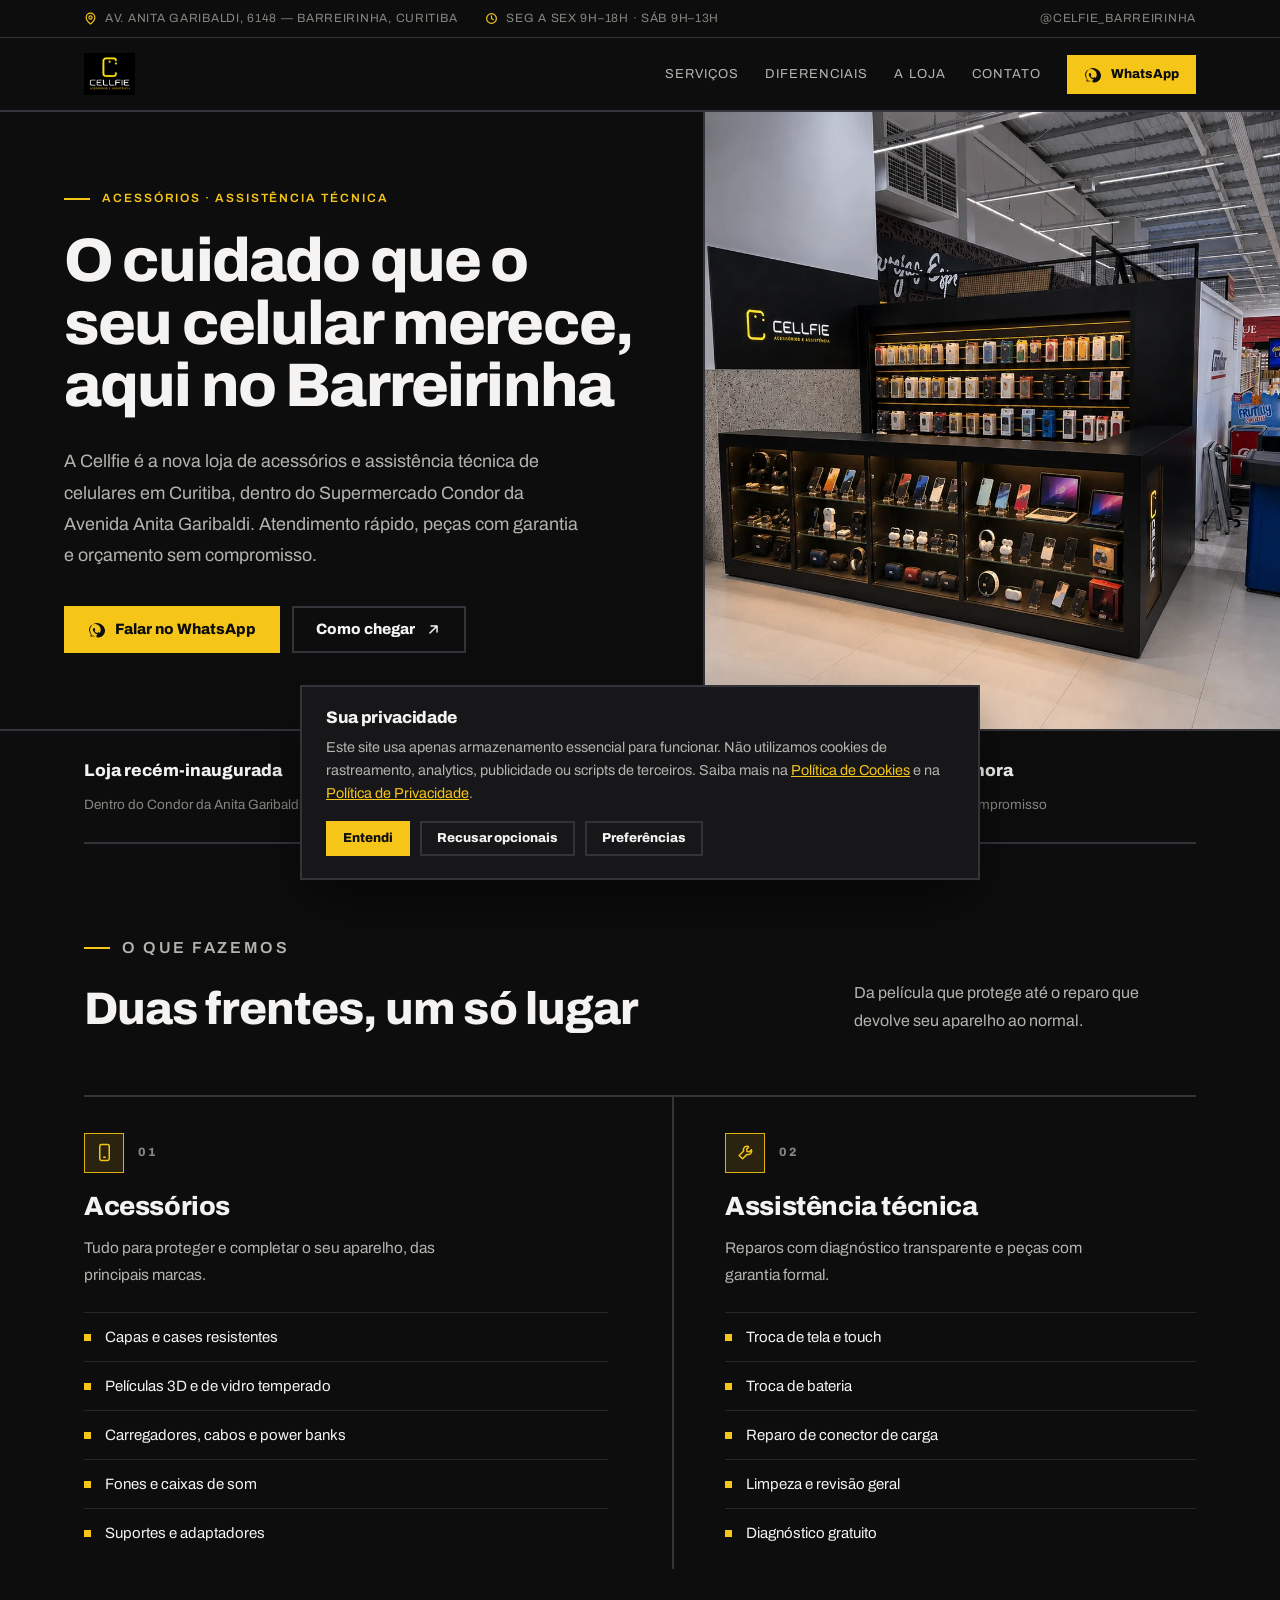
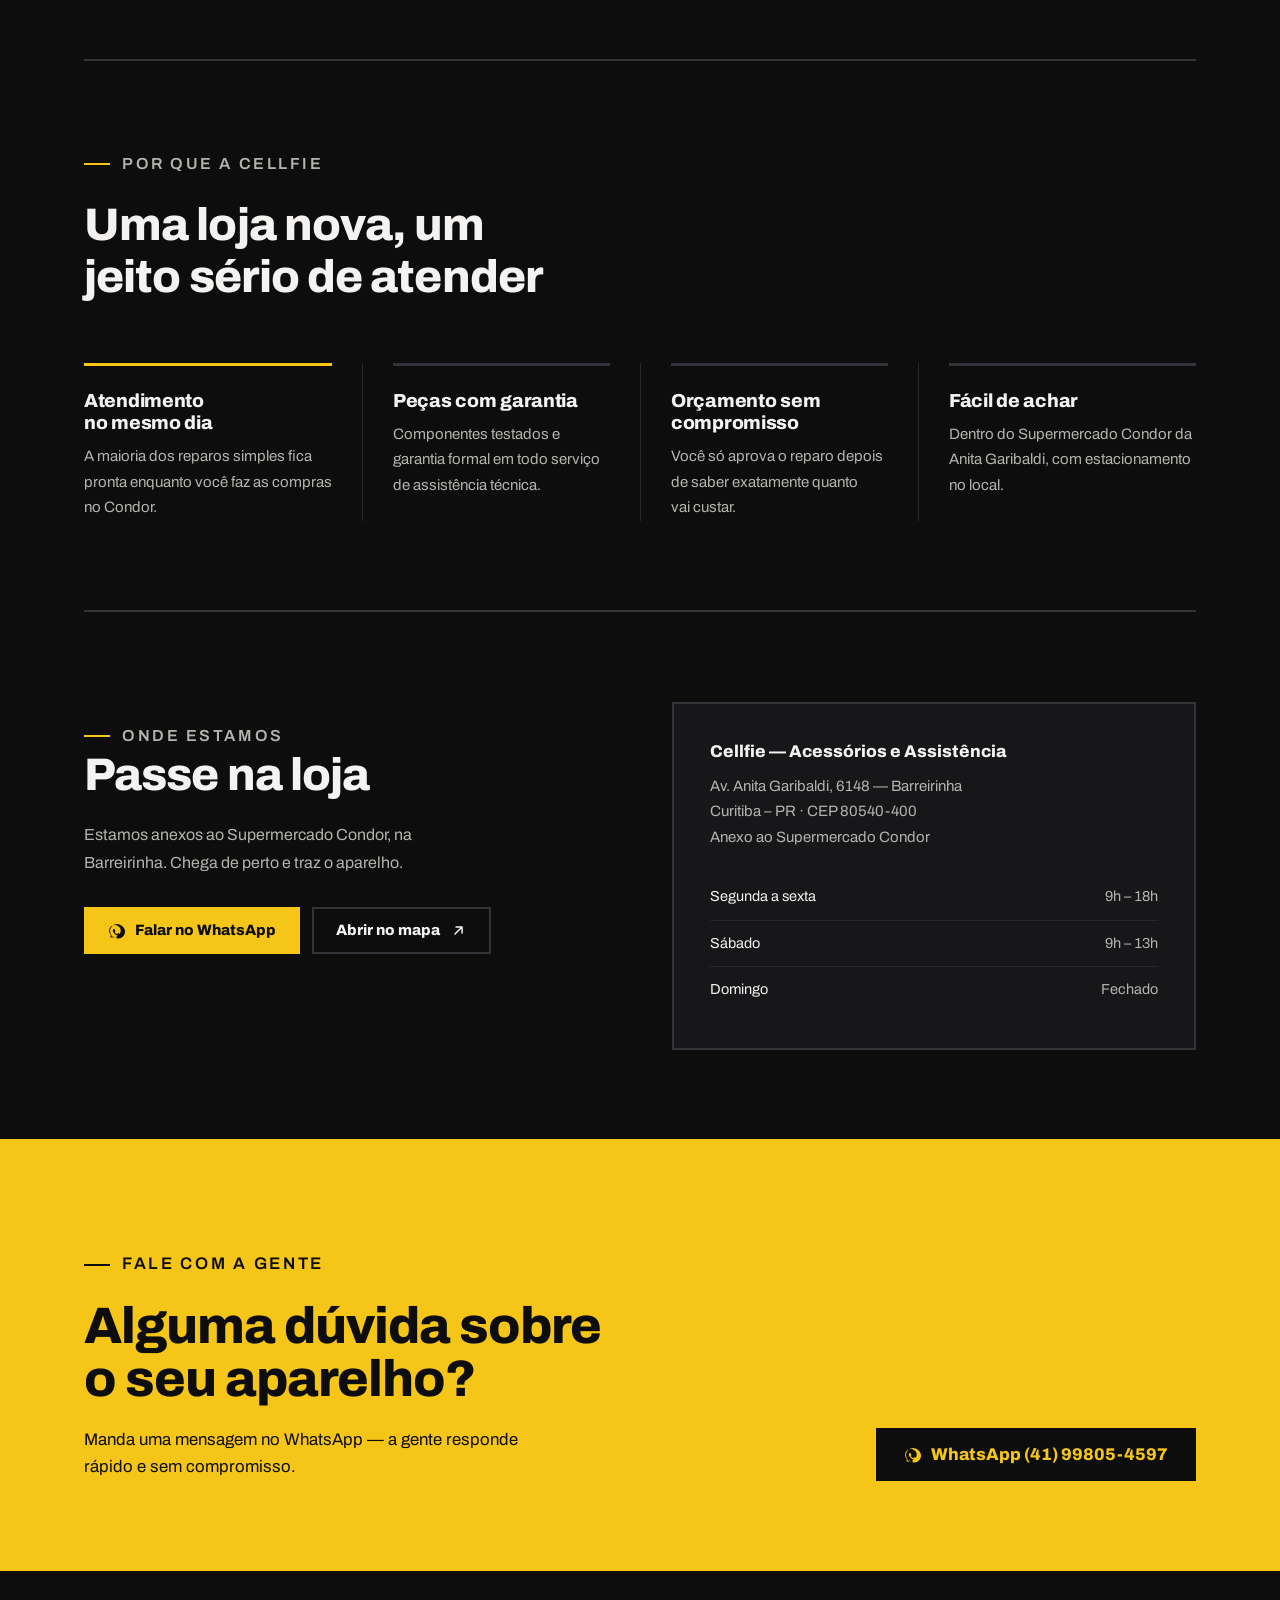
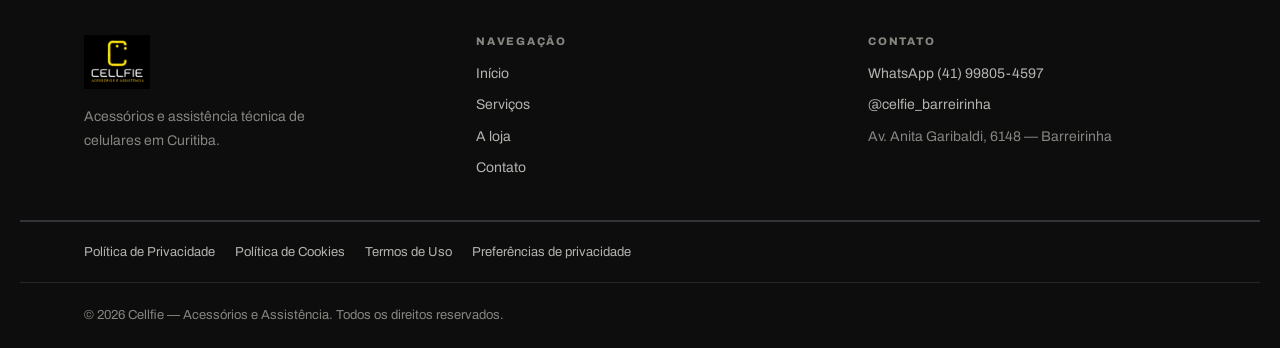
<file: index.html>
<!DOCTYPE html>
<html lang="pt-BR" class="no-js">
<head>
  <meta charset="UTF-8">
  <meta name="viewport" content="width=device-width, initial-scale=1.0">

  <!-- Segurança: Content-Security-Policy restritiva. Sem terceiros: nenhum
       script, estilo, fonte, imagem ou conexão externa é permitido. -->
  <meta http-equiv="Content-Security-Policy" content="default-src 'self'; base-uri 'self'; form-action 'self'; frame-src 'none'; child-src 'none'; object-src 'none'; img-src 'self' data:; style-src 'self'; font-src 'self'; script-src 'self'; connect-src 'self'; manifest-src 'self'; worker-src 'self'; upgrade-insecure-requests">
  <meta name="referrer" content="strict-origin-when-cross-origin">
  <meta name="color-scheme" content="dark">
  <meta name="theme-color" content="#0D0D0E">
  <meta name="robots" content="index, follow, max-image-preview:large">

  <title>Cellfie Barreirinha</title>
  <meta name="description" content="Cellfie — acessórios e assistência técnica de celulares no Barreirinha, Curitiba. Dentro do Supermercado Condor da Av. Anita Garibaldi. Troca de tela, troca de bateria, películas e orçamento sem compromisso.">
  <link rel="canonical" href="https://marciosouzadev.github.io/cellfie-landing-page/">

  <meta property="og:type" content="website">
  <meta property="og:locale" content="pt_BR">
  <meta property="og:site_name" content="Cellfie — Acessórios e Assistência">
  <meta property="og:url" content="https://marciosouzadev.github.io/cellfie-landing-page/">
  <meta property="og:title" content="Cellfie — Acessórios e Assistência Técnica">
  <meta property="og:description" content="A nova loja de acessórios e assistência técnica de celulares no Barreirinha, Curitiba. Dentro do Supermercado Condor.">
  <meta property="og:image" content="https://marciosouzadev.github.io/cellfie-landing-page/logo.jpeg">
  <meta name="twitter:card" content="summary_large_image">

  <link rel="icon" type="image/jpeg" href="logo.jpeg">
  <link rel="apple-touch-icon" href="logo.jpeg">

  <link rel="preload" as="image" href="img/loja.webp" type="image/webp">
  <link rel="stylesheet" href="styles.css">

  <script type="application/ld+json">
  {
    "@context": "https://schema.org",
    "@type": "MobilePhoneStore",
    "name": "Cellfie — Acessórios e Assistência",
    "description": "Loja de acessórios e assistência técnica de celulares no bairro Barreirinha, em Curitiba.",
    "url": "https://marciosouzadev.github.io/cellfie-landing-page/",
    "image": "https://marciosouzadev.github.io/cellfie-landing-page/logo.jpeg",
    "telephone": "+55-41-99805-4597",
    "priceRange": "$$",
    "address": {
      "@type": "PostalAddress",
      "streetAddress": "Av. Anita Garibaldi, 6148 — Barreirinha",
      "addressLocality": "Curitiba",
      "addressRegion": "PR",
      "postalCode": "80540-400",
      "addressCountry": "BR"
    },
    "areaServed": "Curitiba e Região Metropolitana",
    "openingHours": ["Mo-Fr 09:00-18:00", "Sa 09:00-13:00"],
    "sameAs": ["https://instagram.com/celfie_barreirinha"]
  }
  </script>
</head>
<body>
  <a class="skip-link" href="#conteudo">Pular para o conteúdo</a>

  <!-- Ícones (SVG embutido, sem requisições externas) -->
  <svg class="icon-defs" aria-hidden="true" focusable="false" width="0" height="0">
    <defs>
      <symbol id="i-pin" viewBox="0 0 24 24"><path d="M20 10c0 6-8 12-8 12s-8-6-8-12a8 8 0 0 1 16 0Z"/><circle cx="12" cy="10" r="3"/></symbol>
      <symbol id="i-clock" viewBox="0 0 24 24"><circle cx="12" cy="12" r="9"/><path d="M12 7v5.2l3.4 2"/></symbol>
      <symbol id="i-phone" viewBox="0 0 24 24"><rect x="6" y="2" width="12" height="20" rx="2"/><path d="M11 18h2"/></symbol>
      <symbol id="i-wrench" viewBox="0 0 24 24"><path d="M15.5 4.5a4.5 4.5 0 0 0-5.9 5.6L4 15.7 8.3 20l5.6-5.6a4.5 4.5 0 0 0 5.6-5.9l-2.7 2.7-2.8-.6-.6-2.8 2.5-2.5Z"/></symbol>
      <symbol id="i-arrow" viewBox="0 0 24 24"><path d="M7 17 17 7M8.5 7H17v8.5"/></symbol>
      <symbol id="i-whats" viewBox="0 0 24 24"><path d="M19 5A9.8 9.8 0 0 0 4.4 17.7L3 22l4.4-1.4A9.8 9.8 0 1 0 19 5Zm-7 17.8a8.2 8.2 0 0 1-4.2-1.1l-.3-.2-2.9.8.8-2.8-.2-.3A8.2 8.2 0 1 1 12 20.2Zm4.5-6.1c-.25-.13-1.5-.74-1.7-.82-.23-.09-.4-.13-.56.12-.16.25-.64.82-.79.99-.14.16-.29.18-.54.06-1.5-.75-2.48-1.34-3.47-3.03-.26-.45.26-.42.75-1.4.08-.16.04-.3-.02-.43-.06-.12-.56-1.34-.76-1.84-.2-.48-.4-.41-.56-.42h-.48c-.16 0-.43.06-.66.31-.23.25-.87.85-.87 2.07 0 1.22.89 2.4 1.01 2.57.12.16 1.75 2.67 4.25 3.74 1.58.68 2.2.74 2.99.62.48-.07 1.5-.61 1.71-1.2.21-.59.21-1.09.15-1.2-.06-.11-.22-.17-.47-.29Z" stroke="none" fill="currentColor"/></symbol>
    </defs>
  </svg>

  <!-- Barra superior -->
  <div class="topbar" id="topo">
    <div class="wrap topbar__inner">
      <span class="topbar__item">
        <svg class="ic" aria-hidden="true"><use href="#i-pin"></use></svg>
        Av. Anita Garibaldi, 6148 — Barreirinha, Curitiba
      </span>
      <span class="topbar__item topbar__item--hours">
        <svg class="ic" aria-hidden="true"><use href="#i-clock"></use></svg>
        Seg a sex 9h–18h · Sáb 9h–13h
      </span>
      <a class="topbar__social" href="https://instagram.com/celfie_barreirinha" target="_blank" rel="noopener noreferrer">@celfie_barreirinha</a>
    </div>
  </div>

  <!-- Cabeçalho -->
  <header class="site-header">
    <div class="wrap site-header__inner">
      <a class="brand" href="#topo" aria-label="Cellfie — página inicial">
        <img class="brand__logo" src="logo.jpeg" width="168" height="42" alt="Cellfie — Acessórios e Assistência">
      </a>

      <nav class="nav" aria-label="Navegação principal">
        <button class="nav__toggle" type="button" aria-expanded="false" aria-controls="menu-principal" aria-label="Abrir menu">
          <span></span><span></span><span></span>
        </button>
        <ul class="nav__links" id="menu-principal">
          <li><a href="#servicos">Serviços</a></li>
          <li><a href="#diferenciais">Diferenciais</a></li>
          <li><a href="#loja">A loja</a></li>
          <li><a href="#contato">Contato</a></li>
        </ul>
        <a class="btn btn--primary btn--sm" href="https://wa.me/5541998054597?text=Ol%C3%A1%21%20Vim%20pelo%20site%20da%20Cellfie." target="_blank" rel="noopener noreferrer">
          <svg class="ic" aria-hidden="true"><use href="#i-whats"></use></svg>
          WhatsApp
        </a>
      </nav>
    </div>
  </header>

  <main id="conteudo">

    <!-- Hero -->
    <section class="hero" id="inicio">
      <div class="hero__copy">
        <p class="eyebrow">Acessórios · Assistência técnica</p>
        <h1>O cuidado que o seu celular merece, aqui no Barreirinha</h1>
        <p class="hero__lead">
          A Cellfie é a nova loja de acessórios e assistência técnica de celulares em Curitiba,
          dentro do Supermercado Condor da Avenida Anita Garibaldi. Atendimento rápido,
          peças com garantia e orçamento sem compromisso.
        </p>
        <div class="hero__actions">
          <a class="btn btn--primary" href="https://wa.me/5541998054597?text=Ol%C3%A1%21%20Vim%20pelo%20site%20da%20Cellfie." target="_blank" rel="noopener noreferrer">
            <svg class="ic" aria-hidden="true"><use href="#i-whats"></use></svg>
            Falar no WhatsApp
          </a>
          <a class="btn btn--ghost" href="https://www.google.com/maps/search/?api=1&amp;query=Avenida%20Anita%20Garibaldi%2C%206148%2C%20Barreirinha%2C%20Curitiba%20-%20PR" target="_blank" rel="noopener noreferrer">
            Como chegar
            <svg class="ic" aria-hidden="true"><use href="#i-arrow"></use></svg>
          </a>
        </div>
      </div>
      <figure class="hero__media">
        <picture>
          <source srcset="img/loja.webp" type="image/webp">
          <img src="img/loja.jpg" width="1000" height="1333"
               alt="Quiosque da Cellfie dentro do Supermercado Condor, com vitrines de acessórios, fones, caixas de som e celulares em exposição"
               fetchpriority="high" decoding="async">
        </picture>
      </figure>
    </section>

    <!-- Faixa de destaques -->
    <div class="wrap">
      <div class="strip">
        <div class="strip__item">
          <strong>Loja recém-inaugurada</strong>
          <span>Dentro do Condor da Anita Garibaldi</span>
        </div>
        <div class="strip__item">
          <strong>Diagnóstico gratuito</strong>
          <span>Você entende o problema antes de pagar</span>
        </div>
        <div class="strip__item">
          <strong>Orçamento na hora</strong>
          <span>Sem espera e sem compromisso</span>
        </div>
      </div>
    </div>

    <div class="wrap">

      <!-- Serviços -->
      <section class="section" id="servicos">
        <header class="section__head">
          <div>
            <p class="eyebrow">O que fazemos</p>
            <h2>Duas frentes, um só lugar</h2>
          </div>
          <p>Da película que protege até o reparo que devolve seu aparelho ao normal.</p>
        </header>

        <div class="services__grid">
          <article class="svc">
            <div class="svc__top">
              <span class="svc__icon"><svg class="ic" aria-hidden="true"><use href="#i-phone"></use></svg></span>
              <span class="svc__num">01</span>
            </div>
            <h3>Acessórios</h3>
            <p class="svc__desc">Tudo para proteger e completar o seu aparelho, das principais marcas.</p>
            <ul class="svc__list">
              <li>Capas e cases resistentes</li>
              <li>Películas 3D e de vidro temperado</li>
              <li>Carregadores, cabos e power banks</li>
              <li>Fones e caixas de som</li>
              <li>Suportes e adaptadores</li>
            </ul>
          </article>

          <article class="svc">
            <div class="svc__top">
              <span class="svc__icon"><svg class="ic" aria-hidden="true"><use href="#i-wrench"></use></svg></span>
              <span class="svc__num">02</span>
            </div>
            <h3>Assistência técnica</h3>
            <p class="svc__desc">Reparos com diagnóstico transparente e peças com garantia formal.</p>
            <ul class="svc__list">
              <li>Troca de tela e touch</li>
              <li>Troca de bateria</li>
              <li>Reparo de conector de carga</li>
              <li>Limpeza e revisão geral</li>
              <li>Diagnóstico gratuito</li>
            </ul>
          </article>
        </div>
      </section>

      <!-- Diferenciais -->
      <section class="section" id="diferenciais">
        <header class="section__head section__head--stack">
          <p class="eyebrow">Por que a Cellfie</p>
          <h2>Uma loja nova, um jeito sério de atender</h2>
        </header>

        <div class="diffs">
          <div class="diff">
            <span class="diff__rule"></span>
            <h3>Atendimento no mesmo dia</h3>
            <p>A maioria dos reparos simples fica pronta enquanto você faz as compras no Condor.</p>
          </div>
          <div class="diff">
            <span class="diff__rule"></span>
            <h3>Peças com garantia</h3>
            <p>Componentes testados e garantia formal em todo serviço de assistência técnica.</p>
          </div>
          <div class="diff">
            <span class="diff__rule"></span>
            <h3>Orçamento sem compromisso</h3>
            <p>Você só aprova o reparo depois de saber exatamente quanto vai custar.</p>
          </div>
          <div class="diff">
            <span class="diff__rule"></span>
            <h3>Fácil de achar</h3>
            <p>Dentro do Supermercado Condor da Anita Garibaldi, com estacionamento no local.</p>
          </div>
        </div>
      </section>

      <!-- A loja -->
      <section class="section" id="loja">
        <div class="loja">
          <div class="loja__text">
            <p class="eyebrow">Onde estamos</p>
            <h2>Passe na loja</h2>
            <p>Estamos anexos ao Supermercado Condor, na Barreirinha. Chega de perto e traz o aparelho.</p>
            <div class="loja__actions">
              <a class="btn btn--primary" href="https://wa.me/5541998054597?text=Ol%C3%A1%21%20Vim%20pelo%20site%20da%20Cellfie." target="_blank" rel="noopener noreferrer">
                <svg class="ic" aria-hidden="true"><use href="#i-whats"></use></svg>
                Falar no WhatsApp
              </a>
              <a class="btn btn--ghost" href="https://www.google.com/maps/search/?api=1&amp;query=Avenida%20Anita%20Garibaldi%2C%206148%2C%20Barreirinha%2C%20Curitiba%20-%20PR" target="_blank" rel="noopener noreferrer">
                Abrir no mapa
                <svg class="ic" aria-hidden="true"><use href="#i-arrow"></use></svg>
              </a>
            </div>
          </div>

          <div class="loja__card">
            <p class="loja__card-name">Cellfie — Acessórios e Assistência</p>
            <address>
              Av. Anita Garibaldi, 6148 — Barreirinha<br>
              Curitiba – PR · CEP 80540-400<br>
              Anexo ao Supermercado Condor
            </address>
            <table class="hours">
              <tbody>
                <tr><td>Segunda a sexta</td><td>9h – 18h</td></tr>
                <tr><td>Sábado</td><td>9h – 13h</td></tr>
                <tr><td>Domingo</td><td>Fechado</td></tr>
              </tbody>
            </table>
          </div>
        </div>
      </section>

    </div>

    <!-- Chamada final -->
    <section class="cta" id="contato">
      <div class="wrap cta__inner">
        <div>
          <p class="eyebrow">Fale com a gente</p>
          <h2>Alguma dúvida sobre o seu aparelho?</h2>
          <p>Manda uma mensagem no WhatsApp — a gente responde rápido e sem compromisso.</p>
        </div>
        <div class="cta__side">
          <a class="btn btn--ink btn--lg" href="https://wa.me/5541998054597?text=Ol%C3%A1%21%20Vim%20pelo%20site%20da%20Cellfie." target="_blank" rel="noopener noreferrer">
            <svg class="ic" aria-hidden="true"><use href="#i-whats"></use></svg>
            WhatsApp (41) 99805-4597
          </a>
        </div>
      </div>
    </section>
  </main>

  <!-- Rodapé -->
  <footer class="site-footer">
    <div class="wrap site-footer__grid">
      <div class="site-footer__brand">
        <img src="logo.jpeg" width="180" height="54" alt="Cellfie — Acessórios e Assistência">
        <p>Acessórios e assistência técnica de celulares em Curitiba.</p>
      </div>

      <nav class="site-footer__col" aria-label="Navegação do rodapé">
        <h4>Navegação</h4>
        <ul>
          <li><a href="#inicio">Início</a></li>
          <li><a href="#servicos">Serviços</a></li>
          <li><a href="#loja">A loja</a></li>
          <li><a href="#contato">Contato</a></li>
        </ul>
      </nav>

      <div class="site-footer__col">
        <h4>Contato</h4>
        <ul>
          <li><a href="https://wa.me/5541998054597?text=Ol%C3%A1%21%20Vim%20pelo%20site%20da%20Cellfie." target="_blank" rel="noopener noreferrer">WhatsApp (41) 99805-4597</a></li>
          <li><a href="https://instagram.com/celfie_barreirinha" target="_blank" rel="noopener noreferrer">@celfie_barreirinha</a></li>
          <li>Av. Anita Garibaldi, 6148 — Barreirinha</li>
        </ul>
      </div>
    </div>

    <nav class="wrap site-footer__legal" aria-label="Políticas e privacidade">
      <a href="privacidade/">Política de Privacidade</a>
      <a href="cookies/">Política de Cookies</a>
      <a href="termos-de-uso/">Termos de Uso</a>
      <button type="button" class="prefs-open" data-open-prefs>Preferências de privacidade</button>
    </nav>

    <div class="wrap site-footer__bottom">
      <p>© 2026 Cellfie — Acessórios e Assistência. Todos os direitos reservados.</p>
    </div>
  </footer>

  <!-- Aviso de privacidade (exibido só quando ainda não há registro de escolha) -->
  <aside class="cookie-banner" id="cookie-banner" role="dialog" aria-modal="false"
         aria-labelledby="cookie-banner-title" aria-describedby="cookie-banner-text" hidden>
    <h2 id="cookie-banner-title">Sua privacidade</h2>
    <p id="cookie-banner-text">
      Este site usa apenas armazenamento essencial para funcionar. Não utilizamos
      cookies de rastreamento, analytics, publicidade ou scripts de terceiros.
      Saiba mais na <a href="cookies/">Política de Cookies</a> e na
      <a href="privacidade/">Política de Privacidade</a>.
    </p>
    <div class="cookie-banner__actions">
      <button type="button" class="btn btn--primary btn--sm" data-consent="accept">Entendi</button>
      <button type="button" class="btn btn--ghost btn--sm" data-consent="reject">Recusar opcionais</button>
      <button type="button" class="btn btn--ghost btn--sm" data-open-prefs>Preferências</button>
    </div>
  </aside>

  <!-- Central de preferências de privacidade -->
  <dialog class="prefs" id="prefs-dialog" aria-labelledby="prefs-title">
    <div class="prefs__inner">
      <h2 id="prefs-title">Preferências de privacidade</h2>
      <p class="prefs__intro">
        Controle as categorias de armazenamento e tecnologias que o site pode usar.
        Sua escolha fica registrada apenas neste navegador, com data e versão.
      </p>

      <div class="prefs__group">
        <div class="prefs__group-head">
          <h3>Necessários</h3>
          <span class="prefs__state prefs__state--on">Sempre ativos</span>
        </div>
        <p>
          Essenciais para exibir a página e guardar a sua própria escolha de
          privacidade. Não identificam você e não são compartilhados.
        </p>
      </div>

      <div class="prefs__group">
        <div class="prefs__group-head">
          <h3>Preferências</h3>
          <span class="prefs__state" data-state-for="preferences">Não utilizado</span>
        </div>
        <p>Lembrar ajustes de visualização. Nenhuma tecnologia desta categoria está em uso hoje.</p>
        <label><input type="checkbox" data-cat="preferences" disabled> Ativar quando disponível</label>
      </div>

      <div class="prefs__group">
        <div class="prefs__group-head">
          <h3>Estatísticas</h3>
          <span class="prefs__state" data-state-for="statistics">Não utilizado</span>
        </div>
        <p>Medir de forma agregada como o site é usado. Nenhuma ferramenta de analytics está instalada hoje.</p>
        <label><input type="checkbox" data-cat="statistics" disabled> Ativar quando disponível</label>
      </div>

      <div class="prefs__group">
        <div class="prefs__group-head">
          <h3>Marketing</h3>
          <span class="prefs__state" data-state-for="marketing">Não utilizado</span>
        </div>
        <p>Publicidade e mensuração de campanhas. Nenhum pixel ou cookie de marketing está instalado hoje.</p>
        <label><input type="checkbox" data-cat="marketing" disabled> Ativar quando disponível</label>
      </div>

      <div class="prefs__actions">
        <button type="button" class="btn btn--primary btn--sm" data-consent="accept">Aceitar disponíveis</button>
        <button type="button" class="btn btn--ghost btn--sm" data-consent="reject">Recusar opcionais</button>
        <button type="button" class="btn btn--ghost btn--sm" data-consent="revoke">Apagar meu registro</button>
        <button type="button" class="btn btn--ghost btn--sm" data-close-prefs>Fechar</button>
      </div>
    </div>
  </dialog>

  <script src="script.js" defer></script>
</body>
</html>
</file>
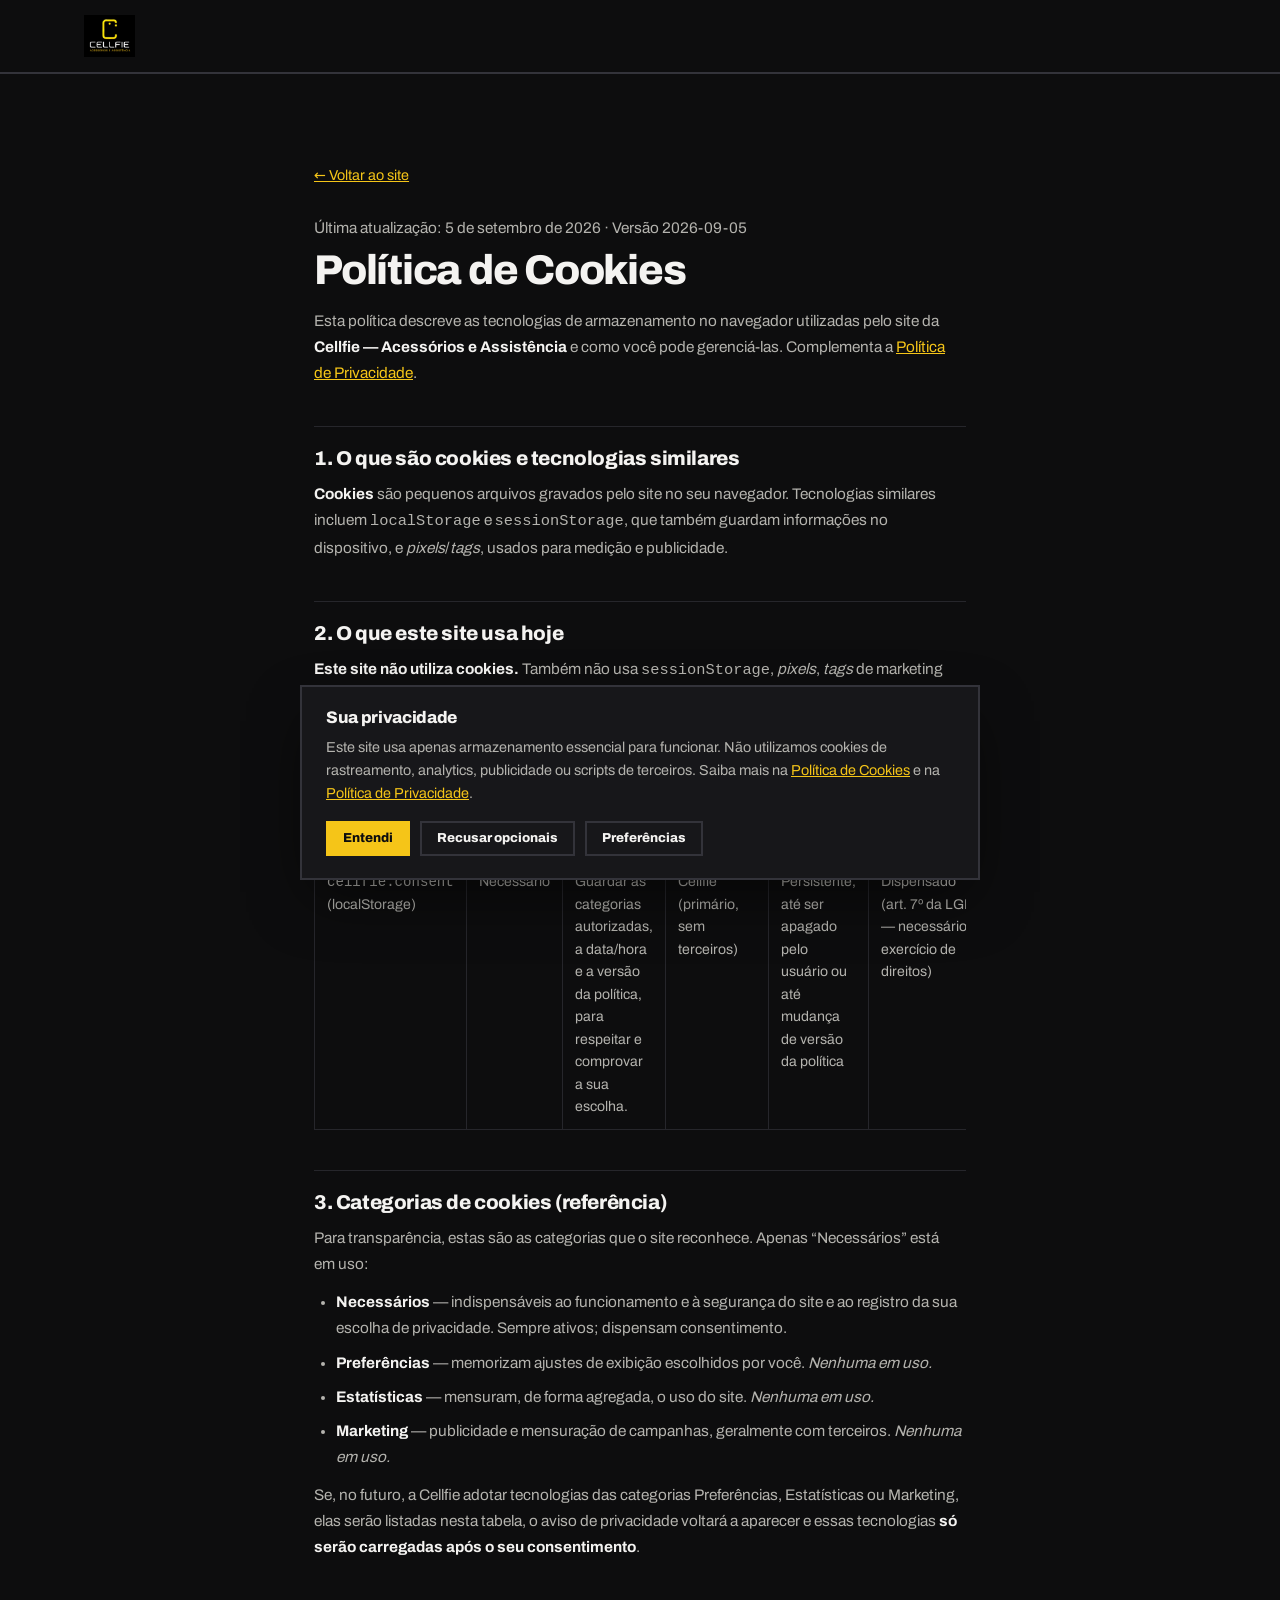
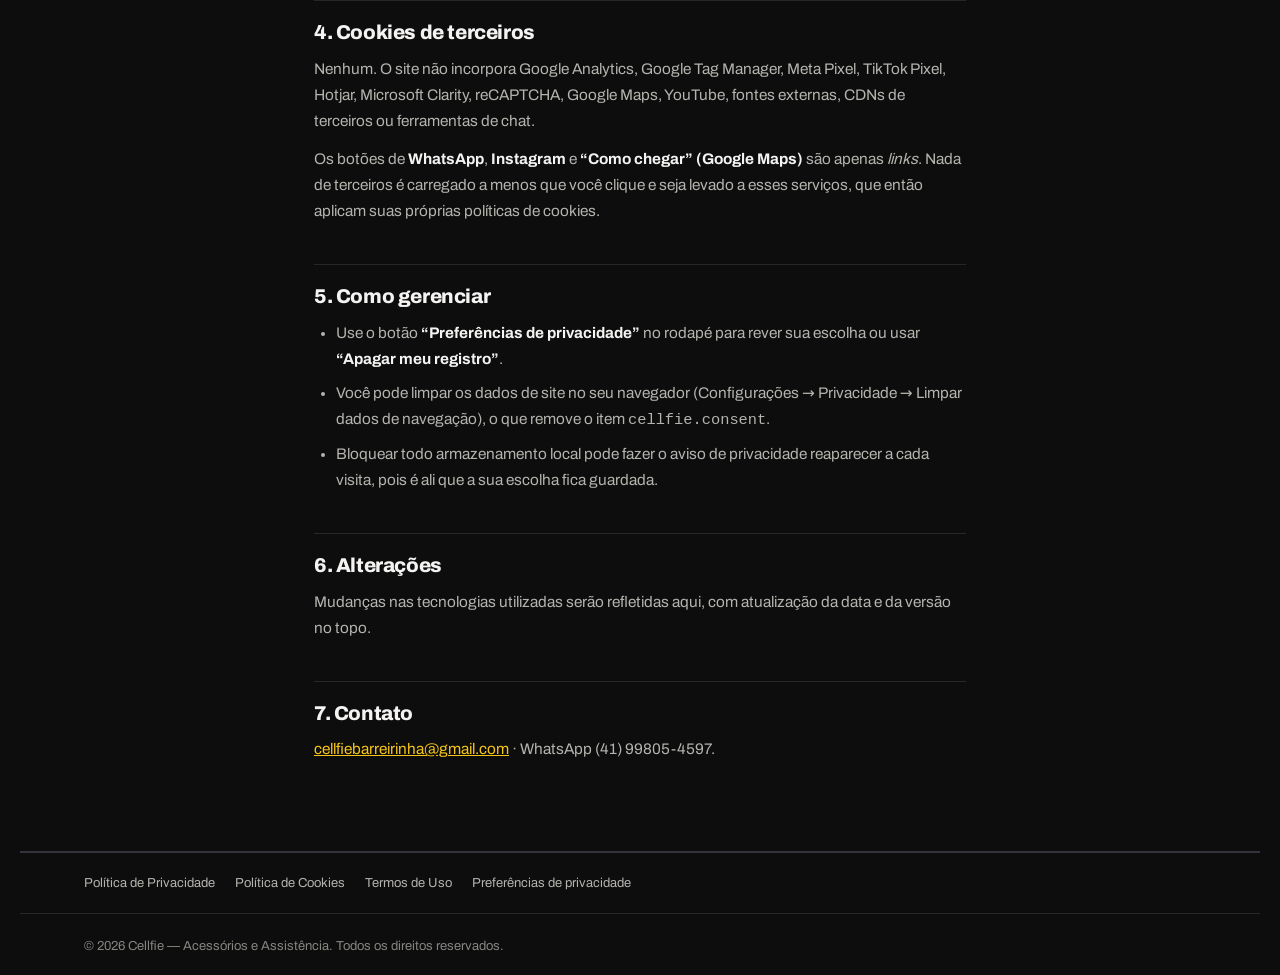
<file: cookies/index.html>
<!DOCTYPE html>
<html lang="pt-BR" class="no-js">
<head>
  <meta charset="UTF-8">
  <meta name="viewport" content="width=device-width, initial-scale=1.0">
  <meta http-equiv="Content-Security-Policy" content="default-src 'self'; base-uri 'self'; form-action 'self'; frame-src 'none'; child-src 'none'; object-src 'none'; img-src 'self' data:; style-src 'self'; font-src 'self'; script-src 'self'; connect-src 'self'; manifest-src 'self'; worker-src 'self'; upgrade-insecure-requests">
  <meta name="referrer" content="strict-origin-when-cross-origin">
  <meta name="color-scheme" content="dark">
  <meta name="theme-color" content="#0E0E0F">
  <meta name="robots" content="index, follow">

  <title>Política de Cookies — Cellfie</title>
  <meta name="description" content="Política de Cookies da Cellfie — Acessórios e Assistência: quais tecnologias de armazenamento o site usa, categorias, finalidade, duração e como gerenciar.">
  <link rel="canonical" href="https://marciosouzadev.github.io/cellfie-landing-page/cookies/">

  <link rel="icon" type="image/jpeg" href="../logo.jpeg">
  <link rel="stylesheet" href="../styles.css">
</head>
<body>
  <a class="skip-link" href="#conteudo">Pular para o conteúdo</a>

  <header class="site-header">
    <div class="wrap site-header__inner">
      <a class="brand" href="../" aria-label="Cellfie — página inicial">
        <img class="brand__logo" src="../logo.jpeg" width="160" height="40" alt="Cellfie — Acessórios e Assistência">
      </a>
    </div>
  </header>

  <main id="conteudo">
    <article class="wrap legal">
      <a class="legal__back" href="../">&larr; Voltar ao site</a>

      <p class="legal__meta">Última atualização: 5 de setembro de 2026 &middot; Versão 2026-09-05</p>
      <h1>Política de Cookies</h1>
      <p>
        Esta política descreve as tecnologias de armazenamento no navegador utilizadas pelo site da
        <strong>Cellfie — Acessórios e Assistência</strong> e como você pode gerenciá-las. Complementa a
        <a href="../privacidade/">Política de Privacidade</a>.
      </p>

      <h2>1. O que são cookies e tecnologias similares</h2>
      <p>
        <strong>Cookies</strong> são pequenos arquivos gravados pelo site no seu navegador. Tecnologias
        similares incluem <code>localStorage</code> e <code>sessionStorage</code>, que também guardam
        informações no dispositivo, e <em>pixels</em>/<em>tags</em>, usados para medição e publicidade.
      </p>

      <h2>2. O que este site usa hoje</h2>
      <p>
        <strong>Este site não utiliza cookies.</strong> Também não usa <code>sessionStorage</code>,
        <em>pixels</em>, <em>tags</em> de marketing nem ferramentas de analytics.
      </p>
      <p>
        A única tecnologia de armazenamento empregada é um item em <code>localStorage</code>, de
        categoria <strong>estritamente necessária</strong>, que registra a sua escolha no aviso de
        privacidade. Ele não identifica você, não é transmitido a servidores e permanece apenas no
        seu navegador.
      </p>

      <div class="legal__table-wrap">
        <table>
          <thead>
            <tr>
              <th>Tecnologia</th><th>Categoria</th><th>Finalidade</th><th>Fornecedor</th><th>Duração</th><th>Consentimento</th>
            </tr>
          </thead>
          <tbody>
            <tr>
              <td><code>cellfie.consent</code> (localStorage)</td>
              <td>Necessário</td>
              <td>Guardar as categorias autorizadas, a data/hora e a versão da política, para respeitar e comprovar a sua escolha.</td>
              <td>Cellfie (primário, sem terceiros)</td>
              <td>Persistente, até ser apagado pelo usuário ou até mudança de versão da política</td>
              <td>Dispensado (art. 7º da LGPD — necessário / exercício de direitos)</td>
            </tr>
          </tbody>
        </table>
      </div>

      <h2>3. Categorias de cookies (referência)</h2>
      <p>Para transparência, estas são as categorias que o site reconhece. Apenas &ldquo;Necessários&rdquo; está em uso:</p>
      <ul>
        <li><strong>Necessários</strong> — indispensáveis ao funcionamento e à segurança do site e ao registro da sua escolha de privacidade. Sempre ativos; dispensam consentimento.</li>
        <li><strong>Preferências</strong> — memorizam ajustes de exibição escolhidos por você. <em>Nenhuma em uso.</em></li>
        <li><strong>Estatísticas</strong> — mensuram, de forma agregada, o uso do site. <em>Nenhuma em uso.</em></li>
        <li><strong>Marketing</strong> — publicidade e mensuração de campanhas, geralmente com terceiros. <em>Nenhuma em uso.</em></li>
      </ul>
      <p>
        Se, no futuro, a Cellfie adotar tecnologias das categorias Preferências, Estatísticas ou
        Marketing, elas serão listadas nesta tabela, o aviso de privacidade voltará a aparecer e
        essas tecnologias <strong>só serão carregadas após o seu consentimento</strong>.
      </p>

      <h2>4. Cookies de terceiros</h2>
      <p>
        Nenhum. O site não incorpora Google Analytics, Google Tag Manager, Meta Pixel, TikTok Pixel,
        Hotjar, Microsoft Clarity, reCAPTCHA, Google Maps, YouTube, fontes externas, CDNs de
        terceiros ou ferramentas de chat.
      </p>
      <p>
        Os botões de <strong>WhatsApp</strong>, <strong>Instagram</strong> e <strong>&ldquo;Como chegar&rdquo;
        (Google Maps)</strong> são apenas <em>links</em>. Nada de terceiros é carregado a menos que
        você clique e seja levado a esses serviços, que então aplicam suas próprias políticas de
        cookies.
      </p>

      <h2>5. Como gerenciar</h2>
      <ul>
        <li>
          Use o botão <strong>&ldquo;Preferências de privacidade&rdquo;</strong> no rodapé para rever sua
          escolha ou usar <strong>&ldquo;Apagar meu registro&rdquo;</strong>.
        </li>
        <li>
          Você pode limpar os dados de site no seu navegador (Configurações &rarr; Privacidade &rarr;
          Limpar dados de navegação), o que remove o item <code>cellfie.consent</code>.
        </li>
        <li>
          Bloquear todo armazenamento local pode fazer o aviso de privacidade reaparecer a cada
          visita, pois é ali que a sua escolha fica guardada.
        </li>
      </ul>

      <h2>6. Alterações</h2>
      <p>
        Mudanças nas tecnologias utilizadas serão refletidas aqui, com atualização da data e da
        versão no topo.
      </p>

      <h2>7. Contato</h2>
      <p>
        <a href="mailto:cellfiebarreirinha@gmail.com">cellfiebarreirinha@gmail.com</a> &middot;
        WhatsApp (41) 99805-4597.
      </p>
    </article>
  </main>

  <footer class="site-footer">
    <nav class="wrap site-footer__legal" aria-label="Políticas e privacidade">
      <a href="../privacidade/">Política de Privacidade</a>
      <a href="../cookies/">Política de Cookies</a>
      <a href="../termos-de-uso/">Termos de Uso</a>
      <button type="button" class="prefs-open" data-open-prefs>Preferências de privacidade</button>
    </nav>
    <div class="wrap site-footer__bottom">
      <p>© 2026 Cellfie — Acessórios e Assistência. Todos os direitos reservados.</p>
    </div>
  </footer>

  <aside class="cookie-banner" id="cookie-banner" role="dialog" aria-modal="false"
         aria-labelledby="cookie-banner-title" aria-describedby="cookie-banner-text" hidden>
    <h2 id="cookie-banner-title">Sua privacidade</h2>
    <p id="cookie-banner-text">
      Este site usa apenas armazenamento essencial para funcionar. Não utilizamos
      cookies de rastreamento, analytics, publicidade ou scripts de terceiros.
      Saiba mais na <a href="../cookies/">Política de Cookies</a> e na
      <a href="../privacidade/">Política de Privacidade</a>.
    </p>
    <div class="cookie-banner__actions">
      <button type="button" class="btn btn--primary btn--sm" data-consent="accept">Entendi</button>
      <button type="button" class="btn btn--ghost btn--sm" data-consent="reject">Recusar opcionais</button>
      <button type="button" class="btn btn--ghost btn--sm" data-open-prefs>Preferências</button>
    </div>
  </aside>

  <dialog class="prefs" id="prefs-dialog" aria-labelledby="prefs-title">
    <div class="prefs__inner">
      <h2 id="prefs-title">Preferências de privacidade</h2>
      <p class="prefs__intro">
        Controle as categorias de armazenamento e tecnologias que o site pode usar.
        Sua escolha fica registrada apenas neste navegador, com data e versão.
      </p>
      <div class="prefs__group">
        <div class="prefs__group-head">
          <h3>Necessários</h3>
          <span class="prefs__state prefs__state--on">Sempre ativos</span>
        </div>
        <p>Essenciais para exibir a página e guardar a sua própria escolha de privacidade.</p>
      </div>
      <div class="prefs__group">
        <div class="prefs__group-head">
          <h3>Preferências</h3>
          <span class="prefs__state" data-state-for="preferences">Não utilizado</span>
        </div>
        <p>Nenhuma tecnologia desta categoria está em uso hoje.</p>
        <label><input type="checkbox" data-cat="preferences" disabled> Ativar quando disponível</label>
      </div>
      <div class="prefs__group">
        <div class="prefs__group-head">
          <h3>Estatísticas</h3>
          <span class="prefs__state" data-state-for="statistics">Não utilizado</span>
        </div>
        <p>Nenhuma ferramenta de analytics está instalada hoje.</p>
        <label><input type="checkbox" data-cat="statistics" disabled> Ativar quando disponível</label>
      </div>
      <div class="prefs__group">
        <div class="prefs__group-head">
          <h3>Marketing</h3>
          <span class="prefs__state" data-state-for="marketing">Não utilizado</span>
        </div>
        <p>Nenhum pixel ou cookie de marketing está instalado hoje.</p>
        <label><input type="checkbox" data-cat="marketing" disabled> Ativar quando disponível</label>
      </div>
      <div class="prefs__actions">
        <button type="button" class="btn btn--primary btn--sm" data-consent="accept">Aceitar disponíveis</button>
        <button type="button" class="btn btn--ghost btn--sm" data-consent="reject">Recusar opcionais</button>
        <button type="button" class="btn btn--ghost btn--sm" data-consent="revoke">Apagar meu registro</button>
        <button type="button" class="btn btn--ghost btn--sm" data-close-prefs>Fechar</button>
      </div>
    </div>
  </dialog>

  <script src="../script.js" defer></script>
</body>
</html>
</file>
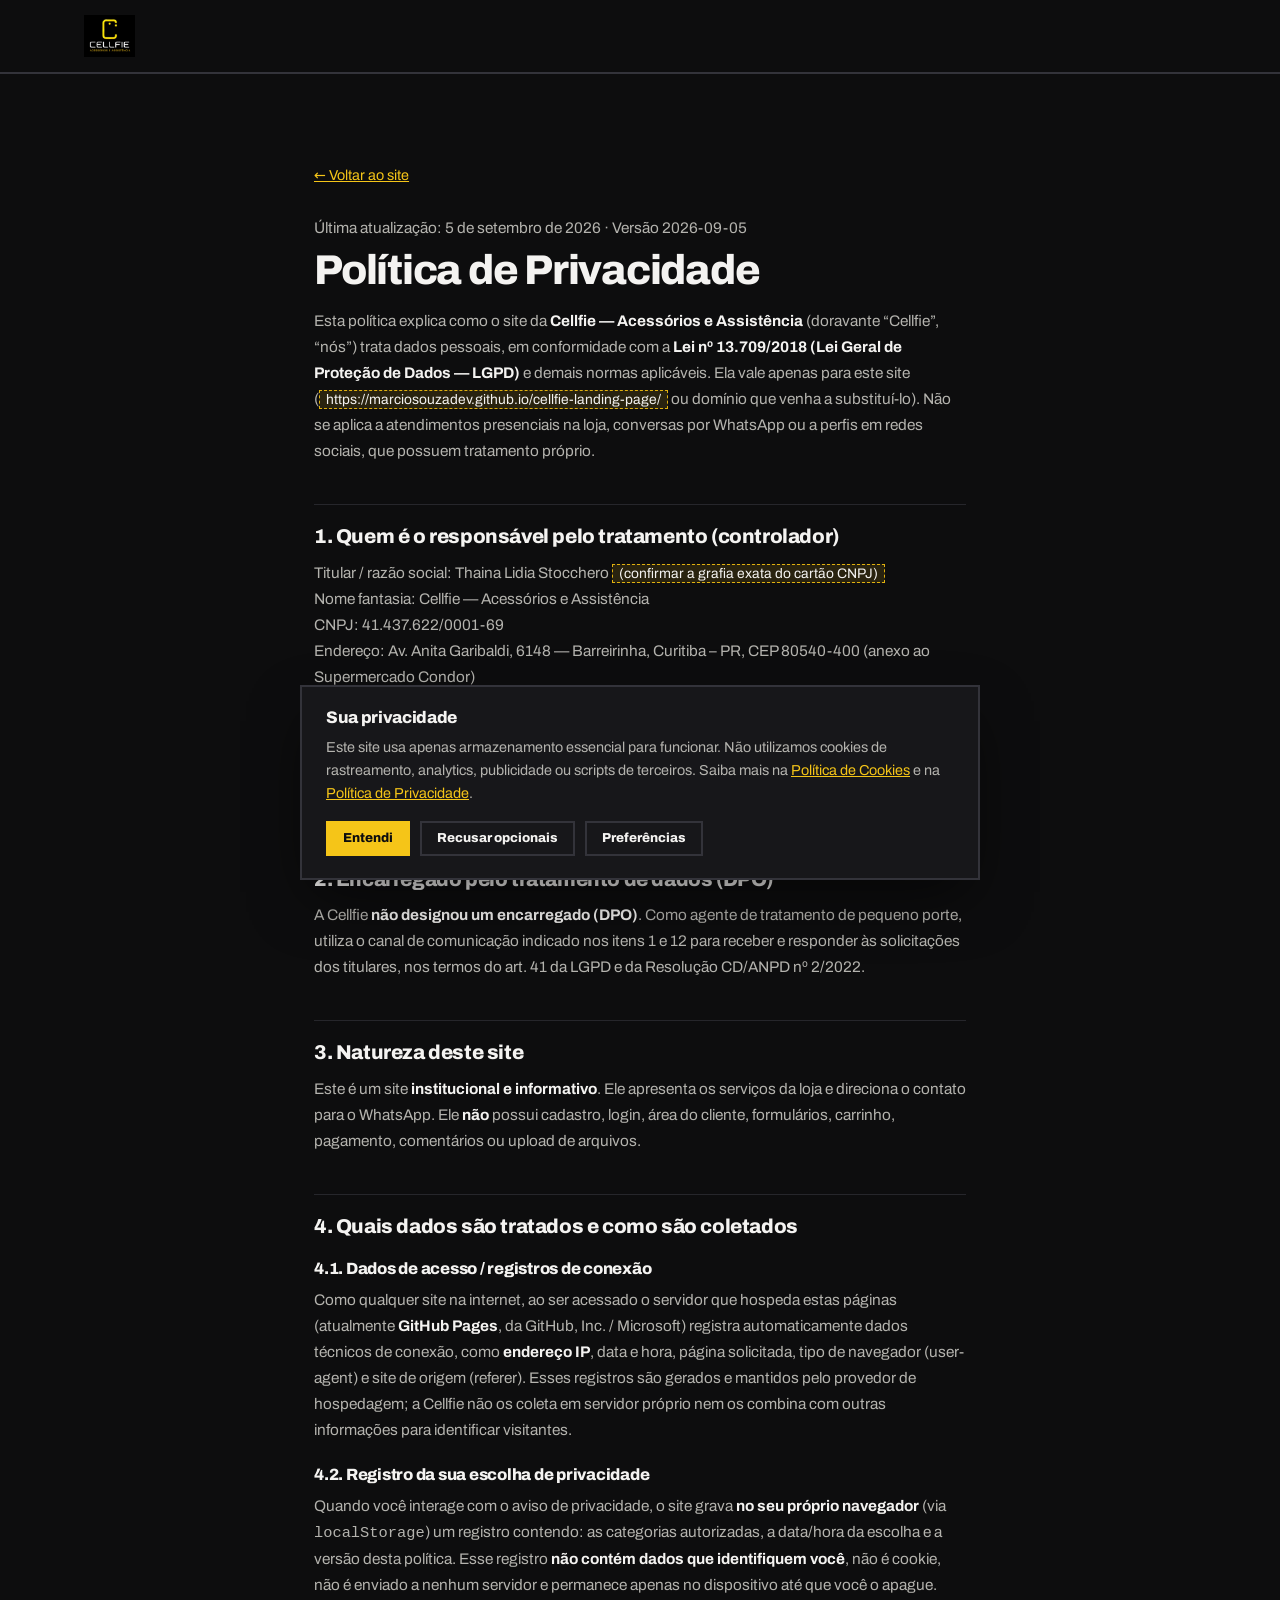
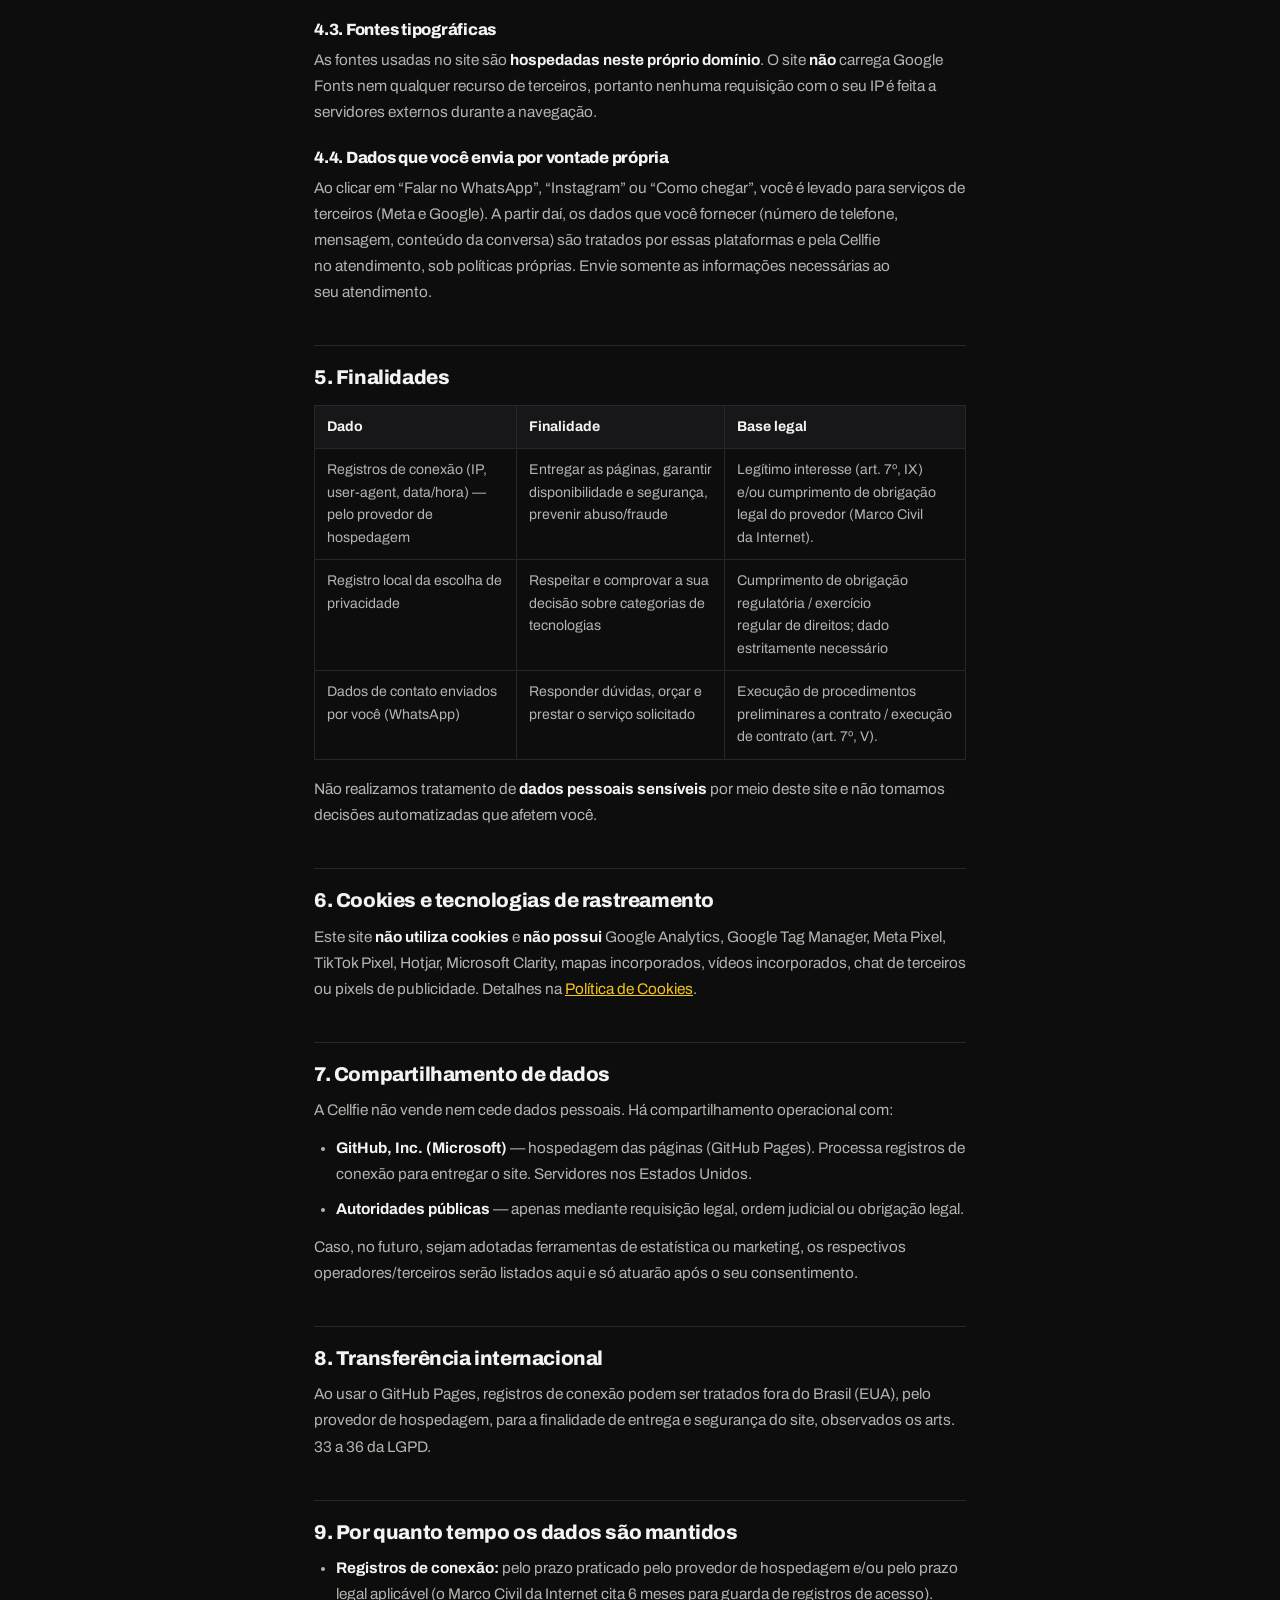
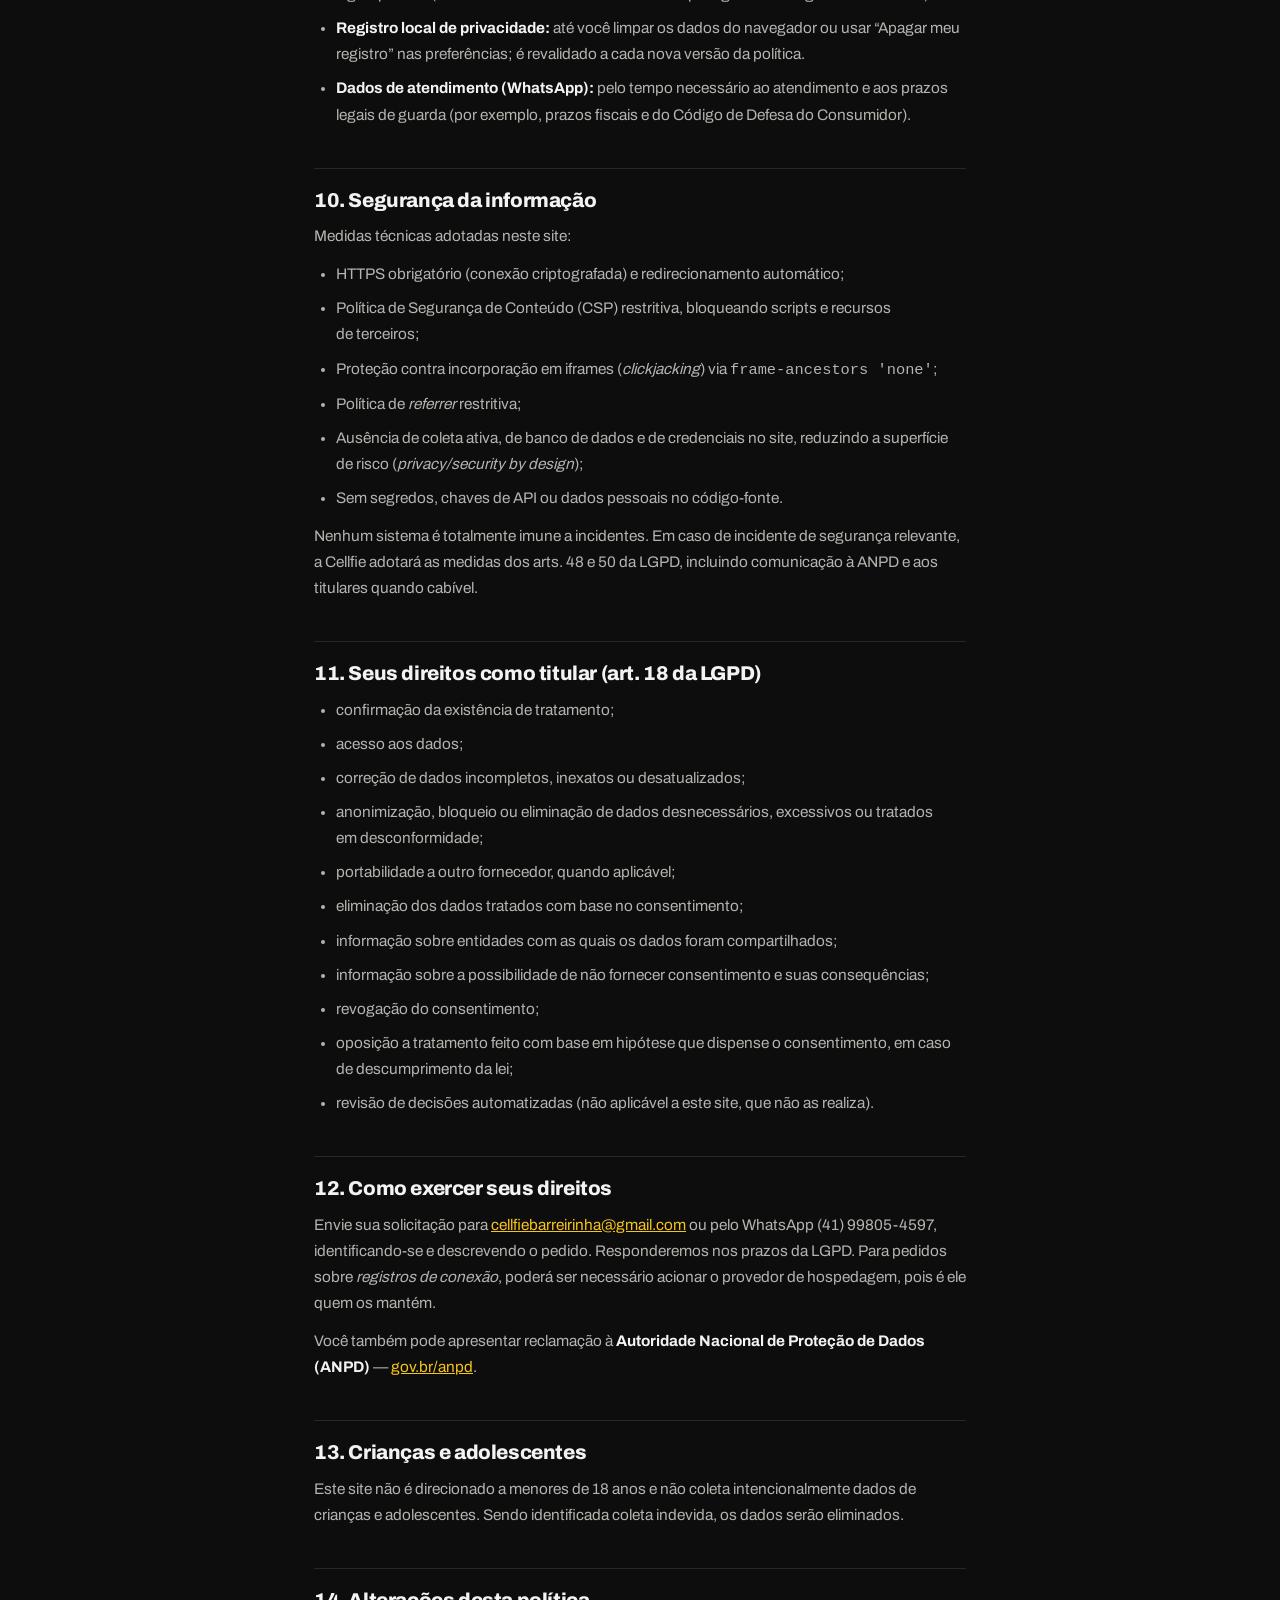
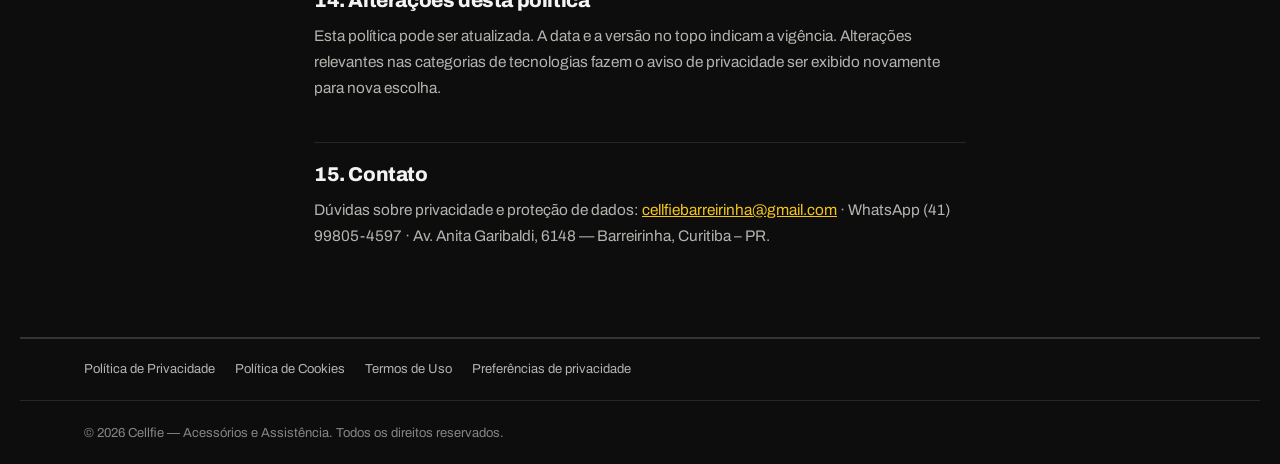
<file: privacidade/index.html>
<!DOCTYPE html>
<html lang="pt-BR" class="no-js">
<head>
  <meta charset="UTF-8">
  <meta name="viewport" content="width=device-width, initial-scale=1.0">
  <meta http-equiv="Content-Security-Policy" content="default-src 'self'; base-uri 'self'; form-action 'self'; frame-src 'none'; child-src 'none'; object-src 'none'; img-src 'self' data:; style-src 'self'; font-src 'self'; script-src 'self'; connect-src 'self'; manifest-src 'self'; worker-src 'self'; upgrade-insecure-requests">
  <meta name="referrer" content="strict-origin-when-cross-origin">
  <meta name="color-scheme" content="dark">
  <meta name="theme-color" content="#0E0E0F">
  <meta name="robots" content="index, follow">

  <title>Política de Privacidade — Cellfie</title>
  <meta name="description" content="Política de Privacidade da Cellfie — Acessórios e Assistência: quais dados o site trata, com que finalidade, base legal, retenção, compartilhamento e como exercer seus direitos sob a LGPD.">
  <link rel="canonical" href="https://marciosouzadev.github.io/cellfie-landing-page/privacidade/">

  <link rel="icon" type="image/jpeg" href="../logo.jpeg">
  <link rel="stylesheet" href="../styles.css">
</head>
<body>
  <a class="skip-link" href="#conteudo">Pular para o conteúdo</a>

  <header class="site-header">
    <div class="wrap site-header__inner">
      <a class="brand" href="../" aria-label="Cellfie — página inicial">
        <img class="brand__logo" src="../logo.jpeg" width="160" height="40" alt="Cellfie — Acessórios e Assistência">
      </a>
    </div>
  </header>

  <main id="conteudo">
    <article class="wrap legal">
      <a class="legal__back" href="../">&larr; Voltar ao site</a>

      <p class="legal__meta">Última atualização: 5 de setembro de 2026 &middot; Versão 2026-09-05</p>
      <h1>Política de Privacidade</h1>
      <p>
        Esta política explica como o site da <strong>Cellfie — Acessórios e Assistência</strong>
        (doravante &ldquo;Cellfie&rdquo;, &ldquo;nós&rdquo;) trata dados pessoais, em conformidade com a
        <strong>Lei nº 13.709/2018 (Lei Geral de Proteção de Dados — LGPD)</strong> e demais normas
        aplicáveis. Ela vale apenas para este site
        (<span class="placeholder">https://marciosouzadev.github.io/cellfie-landing-page/</span>
        ou domínio que venha a substituí-lo). Não se aplica a atendimentos presenciais na loja,
        conversas por WhatsApp ou a perfis em redes sociais, que possuem tratamento próprio.
      </p>

      <h2>1. Quem é o responsável pelo tratamento (controlador)</h2>
      <p>
        Titular / razão social: Thaina Lidia Stocchero
        <span class="placeholder">(confirmar a grafia exata do cartão CNPJ)</span><br>
        Nome fantasia: Cellfie — Acessórios e Assistência<br>
        CNPJ: 41.437.622/0001-69<br>
        Endereço: Av. Anita Garibaldi, 6148 — Barreirinha, Curitiba – PR, CEP 80540-400
        (anexo ao Supermercado Condor)<br>
        Contato para assuntos de privacidade:
        <a href="mailto:cellfiebarreirinha@gmail.com">cellfiebarreirinha@gmail.com</a>
        &middot; WhatsApp (41) 99805-4597.
      </p>
      <p>
        A Cellfie atua como <strong>controladora</strong> dos dados pessoais tratados por meio deste
        site. Os provedores de hospedagem e de recursos técnicos atuam como operadores.
      </p>

      <h2>2. Encarregado pelo tratamento de dados (DPO)</h2>
      <p>
        A Cellfie <strong>não designou um encarregado (DPO)</strong>. Como agente de tratamento de
        pequeno porte, utiliza o canal de comunicação indicado nos itens 1 e 12 para receber e
        responder às solicitações dos titulares, nos termos do art. 41 da LGPD e da Resolução
        CD/ANPD nº 2/2022.
      </p>

      <h2>3. Natureza deste site</h2>
      <p>
        Este é um site <strong>institucional e informativo</strong>. Ele apresenta os serviços da
        loja e direciona o contato para o WhatsApp. Ele <strong>não</strong> possui cadastro, login,
        área do cliente, formulários, carrinho, pagamento, comentários ou upload de arquivos.
      </p>

      <h2>4. Quais dados são tratados e como são coletados</h2>

      <h3>4.1. Dados de acesso / registros de conexão</h3>
      <p>
        Como qualquer site na internet, ao ser acessado o servidor que hospeda estas páginas
        (atualmente <strong>GitHub Pages</strong>, da GitHub, Inc. / Microsoft) registra automaticamente
        dados técnicos de conexão, como <strong>endereço IP</strong>, data e hora, página solicitada,
        tipo de navegador (user-agent) e site de origem (referer). Esses registros são gerados e
        mantidos pelo provedor de hospedagem; a Cellfie não os coleta em servidor próprio nem os
        combina com outras informações para identificar visitantes.
      </p>

      <h3>4.2. Registro da sua escolha de privacidade</h3>
      <p>
        Quando você interage com o aviso de privacidade, o site grava <strong>no seu próprio
        navegador</strong> (via <code>localStorage</code>) um registro contendo: as categorias
        autorizadas, a data/hora da escolha e a versão desta política. Esse registro
        <strong>não contém dados que identifiquem você</strong>, não é cookie, não é enviado a
        nenhum servidor e permanece apenas no dispositivo até que você o apague.
      </p>

      <h3>4.3. Fontes tipográficas</h3>
      <p>
        As fontes usadas no site são <strong>hospedadas neste próprio domínio</strong>. O site
        <strong>não</strong> carrega Google Fonts nem qualquer recurso de terceiros, portanto nenhuma
        requisição com o seu IP é feita a servidores externos durante a navegação.
      </p>

      <h3>4.4. Dados que você envia por vontade própria</h3>
      <p>
        Ao clicar em &ldquo;Falar no WhatsApp&rdquo;, &ldquo;Instagram&rdquo; ou &ldquo;Como chegar&rdquo;,
        você é levado para serviços de terceiros (Meta e Google). A partir daí, os dados que você
        fornecer (número de telefone, mensagem, conteúdo da conversa) são tratados por essas
        plataformas e pela Cellfie no atendimento, sob políticas próprias. Envie somente as
        informações necessárias ao seu atendimento.
      </p>

      <h2>5. Finalidades</h2>
      <div class="legal__table-wrap">
        <table>
          <thead>
            <tr><th>Dado</th><th>Finalidade</th><th>Base legal</th></tr>
          </thead>
          <tbody>
            <tr>
              <td>Registros de conexão (IP, user-agent, data/hora) — pelo provedor de hospedagem</td>
              <td>Entregar as páginas, garantir disponibilidade e segurança, prevenir abuso/fraude</td>
              <td>Legítimo interesse (art. 7º, IX) e/ou cumprimento de obrigação legal do provedor (Marco Civil da Internet).</td>
            </tr>
            <tr>
              <td>Registro local da escolha de privacidade</td>
              <td>Respeitar e comprovar a sua decisão sobre categorias de tecnologias</td>
              <td>Cumprimento de obrigação regulatória / exercício regular de direitos; dado estritamente necessário</td>
            </tr>
            <tr>
              <td>Dados de contato enviados por você (WhatsApp)</td>
              <td>Responder dúvidas, orçar e prestar o serviço solicitado</td>
              <td>Execução de procedimentos preliminares a contrato / execução de contrato (art. 7º, V).</td>
            </tr>
          </tbody>
        </table>
      </div>
      <p>Não realizamos tratamento de <strong>dados pessoais sensíveis</strong> por meio deste site e não tomamos decisões automatizadas que afetem você.</p>

      <h2>6. Cookies e tecnologias de rastreamento</h2>
      <p>
        Este site <strong>não utiliza cookies</strong> e <strong>não possui</strong> Google Analytics,
        Google Tag Manager, Meta Pixel, TikTok Pixel, Hotjar, Microsoft Clarity, mapas incorporados,
        vídeos incorporados, chat de terceiros ou pixels de publicidade. Detalhes na
        <a href="../cookies/">Política de Cookies</a>.
      </p>

      <h2>7. Compartilhamento de dados</h2>
      <p>A Cellfie não vende nem cede dados pessoais. Há compartilhamento operacional com:</p>
      <ul>
        <li>
          <strong>GitHub, Inc. (Microsoft)</strong> — hospedagem das páginas (GitHub Pages).
          Processa registros de conexão para entregar o site. Servidores nos Estados Unidos.
        </li>
        <li>
          <strong>Autoridades públicas</strong> — apenas mediante requisição legal, ordem judicial
          ou obrigação legal.
        </li>
      </ul>
      <p>
        Caso, no futuro, sejam adotadas ferramentas de estatística ou marketing, os respectivos
        operadores/terceiros serão listados aqui e só atuarão após o seu consentimento.
      </p>

      <h2>8. Transferência internacional</h2>
      <p>
        Ao usar o GitHub Pages, registros de conexão podem ser tratados fora do Brasil (EUA),
        pelo provedor de hospedagem, para a finalidade de entrega e segurança do site, observados
        os arts. 33 a 36 da LGPD.
      </p>

      <h2>9. Por quanto tempo os dados são mantidos</h2>
      <ul>
        <li><strong>Registros de conexão:</strong> pelo prazo praticado pelo provedor de hospedagem e/ou pelo prazo legal aplicável (o Marco Civil da Internet cita 6 meses para guarda de registros de acesso).</li>
        <li><strong>Registro local de privacidade:</strong> até você limpar os dados do navegador ou usar &ldquo;Apagar meu registro&rdquo; nas preferências; é revalidado a cada nova versão da política.</li>
        <li><strong>Dados de atendimento (WhatsApp):</strong> pelo tempo necessário ao atendimento e aos prazos legais de guarda (por exemplo, prazos fiscais e do Código de Defesa do Consumidor).</li>
      </ul>

      <h2>10. Segurança da informação</h2>
      <p>Medidas técnicas adotadas neste site:</p>
      <ul>
        <li>HTTPS obrigatório (conexão criptografada) e redirecionamento automático;</li>
        <li>Política de Segurança de Conteúdo (CSP) restritiva, bloqueando scripts e recursos de terceiros;</li>
        <li>Proteção contra incorporação em iframes (<em>clickjacking</em>) via <code>frame-ancestors 'none'</code>;</li>
        <li>Política de <em>referrer</em> restritiva;</li>
        <li>Ausência de coleta ativa, de banco de dados e de credenciais no site, reduzindo a superfície de risco (<em>privacy/security by design</em>);</li>
        <li>Sem segredos, chaves de API ou dados pessoais no código-fonte.</li>
      </ul>
      <p>
        Nenhum sistema é totalmente imune a incidentes. Em caso de incidente de segurança
        relevante, a Cellfie adotará as medidas dos arts. 48 e 50 da LGPD, incluindo comunicação
        à ANPD e aos titulares quando cabível.
      </p>

      <h2>11. Seus direitos como titular (art. 18 da LGPD)</h2>
      <ul>
        <li>confirmação da existência de tratamento;</li>
        <li>acesso aos dados;</li>
        <li>correção de dados incompletos, inexatos ou desatualizados;</li>
        <li>anonimização, bloqueio ou eliminação de dados desnecessários, excessivos ou tratados em desconformidade;</li>
        <li>portabilidade a outro fornecedor, quando aplicável;</li>
        <li>eliminação dos dados tratados com base no consentimento;</li>
        <li>informação sobre entidades com as quais os dados foram compartilhados;</li>
        <li>informação sobre a possibilidade de não fornecer consentimento e suas consequências;</li>
        <li>revogação do consentimento;</li>
        <li>oposição a tratamento feito com base em hipótese que dispense o consentimento, em caso de descumprimento da lei;</li>
        <li>revisão de decisões automatizadas (não aplicável a este site, que não as realiza).</li>
      </ul>

      <h2>12. Como exercer seus direitos</h2>
      <p>
        Envie sua solicitação para <a href="mailto:cellfiebarreirinha@gmail.com">cellfiebarreirinha@gmail.com</a>
        ou pelo WhatsApp (41) 99805-4597, identificando-se e descrevendo o pedido. Responderemos nos
        prazos da LGPD. Para pedidos sobre <em>registros de conexão</em>, poderá ser necessário
        acionar o provedor de hospedagem, pois é ele quem os mantém.
      </p>
      <p>
        Você também pode apresentar reclamação à <strong>Autoridade Nacional de Proteção de Dados
        (ANPD)</strong> — <a href="https://www.gov.br/anpd/" target="_blank" rel="noopener noreferrer">gov.br/anpd</a>.
      </p>

      <h2>13. Crianças e adolescentes</h2>
      <p>
        Este site não é direcionado a menores de 18 anos e não coleta intencionalmente dados de
        crianças e adolescentes. Sendo identificada coleta indevida, os dados serão eliminados.
      </p>

      <h2>14. Alterações desta política</h2>
      <p>
        Esta política pode ser atualizada. A data e a versão no topo indicam a vigência. Alterações
        relevantes nas categorias de tecnologias fazem o aviso de privacidade ser exibido novamente
        para nova escolha.
      </p>

      <h2>15. Contato</h2>
      <p>
        Dúvidas sobre privacidade e proteção de dados:
        <a href="mailto:cellfiebarreirinha@gmail.com">cellfiebarreirinha@gmail.com</a> &middot;
        WhatsApp (41) 99805-4597 &middot; Av. Anita Garibaldi, 6148 — Barreirinha, Curitiba – PR.
      </p>
    </article>
  </main>

  <footer class="site-footer">
    <nav class="wrap site-footer__legal" aria-label="Políticas e privacidade">
      <a href="../privacidade/">Política de Privacidade</a>
      <a href="../cookies/">Política de Cookies</a>
      <a href="../termos-de-uso/">Termos de Uso</a>
      <button type="button" class="prefs-open" data-open-prefs>Preferências de privacidade</button>
    </nav>
    <div class="wrap site-footer__bottom">
      <p>© 2026 Cellfie — Acessórios e Assistência. Todos os direitos reservados.</p>
    </div>
  </footer>

  <aside class="cookie-banner" id="cookie-banner" role="dialog" aria-modal="false"
         aria-labelledby="cookie-banner-title" aria-describedby="cookie-banner-text" hidden>
    <h2 id="cookie-banner-title">Sua privacidade</h2>
    <p id="cookie-banner-text">
      Este site usa apenas armazenamento essencial para funcionar. Não utilizamos
      cookies de rastreamento, analytics, publicidade ou scripts de terceiros.
      Saiba mais na <a href="../cookies/">Política de Cookies</a> e na
      <a href="../privacidade/">Política de Privacidade</a>.
    </p>
    <div class="cookie-banner__actions">
      <button type="button" class="btn btn--primary btn--sm" data-consent="accept">Entendi</button>
      <button type="button" class="btn btn--ghost btn--sm" data-consent="reject">Recusar opcionais</button>
      <button type="button" class="btn btn--ghost btn--sm" data-open-prefs>Preferências</button>
    </div>
  </aside>

  <dialog class="prefs" id="prefs-dialog" aria-labelledby="prefs-title">
    <div class="prefs__inner">
      <h2 id="prefs-title">Preferências de privacidade</h2>
      <p class="prefs__intro">
        Controle as categorias de armazenamento e tecnologias que o site pode usar.
        Sua escolha fica registrada apenas neste navegador, com data e versão.
      </p>
      <div class="prefs__group">
        <div class="prefs__group-head">
          <h3>Necessários</h3>
          <span class="prefs__state prefs__state--on">Sempre ativos</span>
        </div>
        <p>Essenciais para exibir a página e guardar a sua própria escolha de privacidade.</p>
      </div>
      <div class="prefs__group">
        <div class="prefs__group-head">
          <h3>Preferências</h3>
          <span class="prefs__state" data-state-for="preferences">Não utilizado</span>
        </div>
        <p>Nenhuma tecnologia desta categoria está em uso hoje.</p>
        <label><input type="checkbox" data-cat="preferences" disabled> Ativar quando disponível</label>
      </div>
      <div class="prefs__group">
        <div class="prefs__group-head">
          <h3>Estatísticas</h3>
          <span class="prefs__state" data-state-for="statistics">Não utilizado</span>
        </div>
        <p>Nenhuma ferramenta de analytics está instalada hoje.</p>
        <label><input type="checkbox" data-cat="statistics" disabled> Ativar quando disponível</label>
      </div>
      <div class="prefs__group">
        <div class="prefs__group-head">
          <h3>Marketing</h3>
          <span class="prefs__state" data-state-for="marketing">Não utilizado</span>
        </div>
        <p>Nenhum pixel ou cookie de marketing está instalado hoje.</p>
        <label><input type="checkbox" data-cat="marketing" disabled> Ativar quando disponível</label>
      </div>
      <div class="prefs__actions">
        <button type="button" class="btn btn--primary btn--sm" data-consent="accept">Aceitar disponíveis</button>
        <button type="button" class="btn btn--ghost btn--sm" data-consent="reject">Recusar opcionais</button>
        <button type="button" class="btn btn--ghost btn--sm" data-consent="revoke">Apagar meu registro</button>
        <button type="button" class="btn btn--ghost btn--sm" data-close-prefs>Fechar</button>
      </div>
    </div>
  </dialog>

  <script src="../script.js" defer></script>
</body>
</html>
</file>
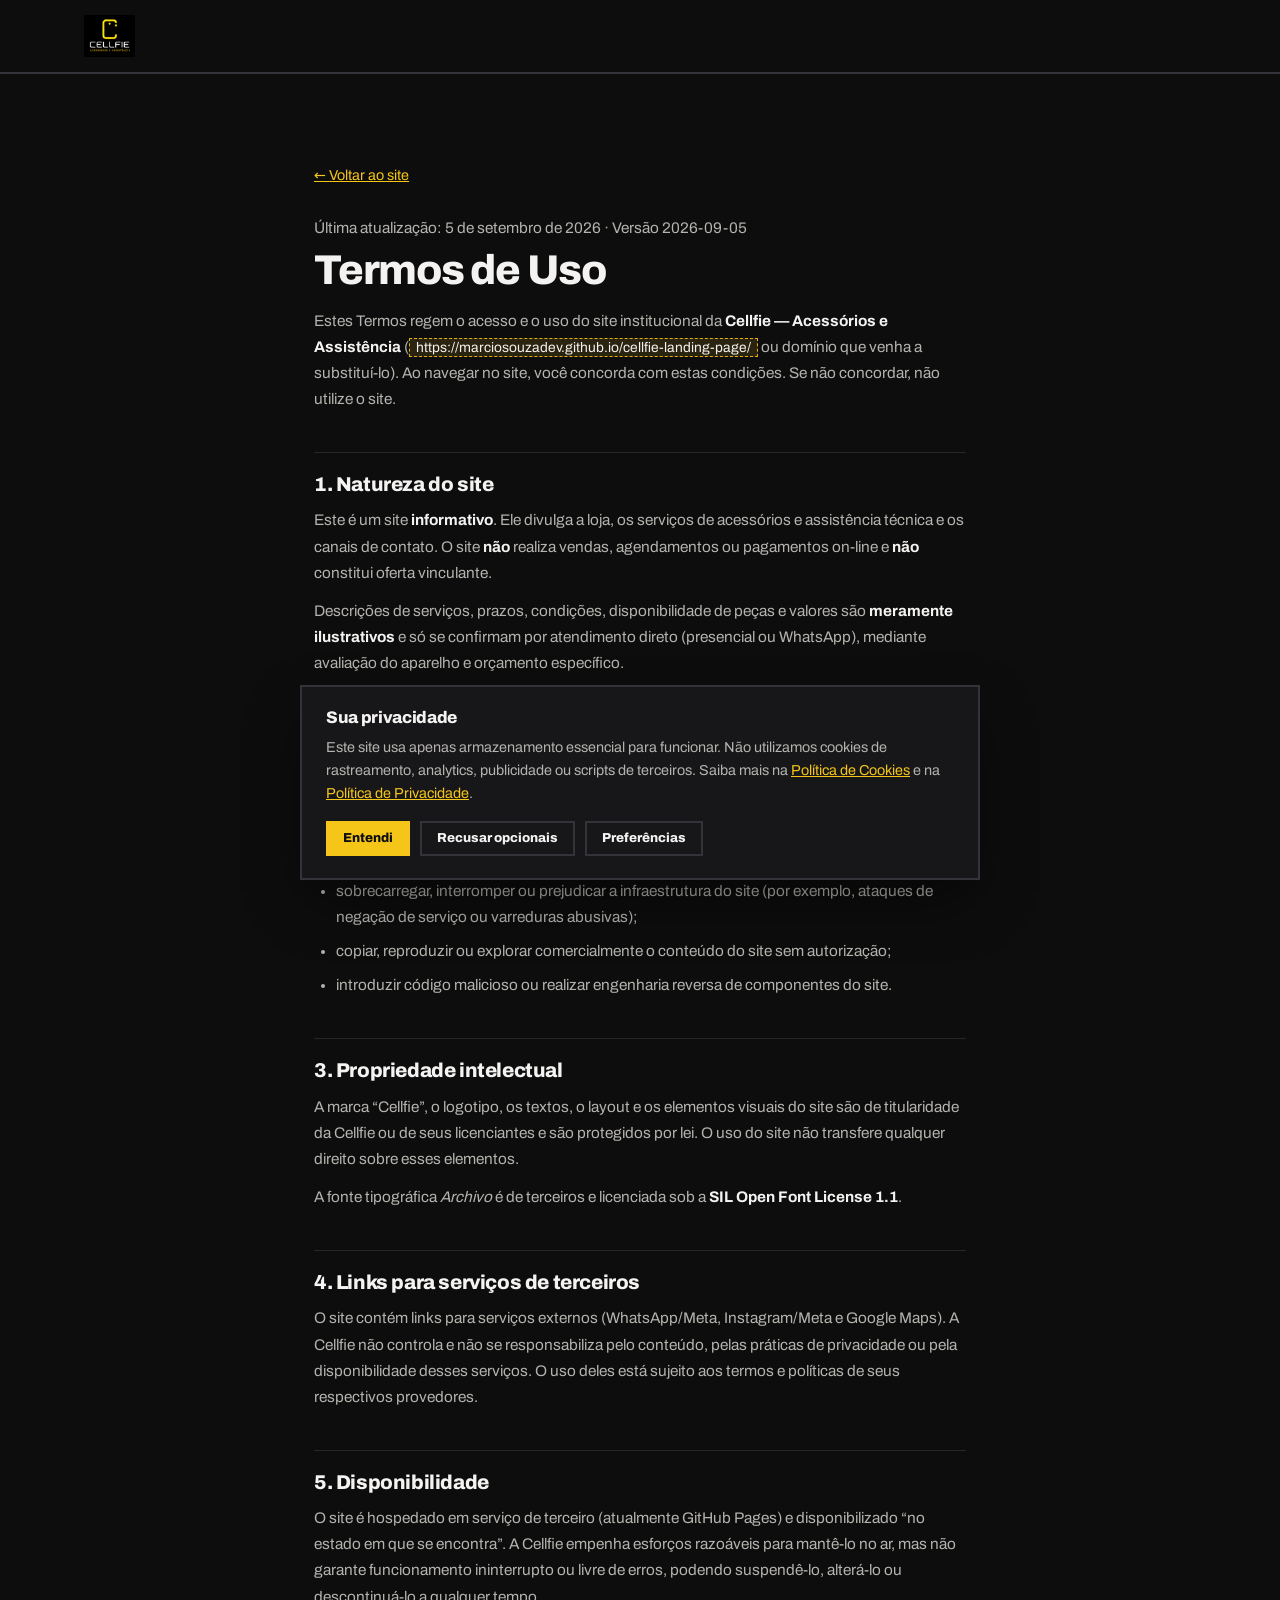
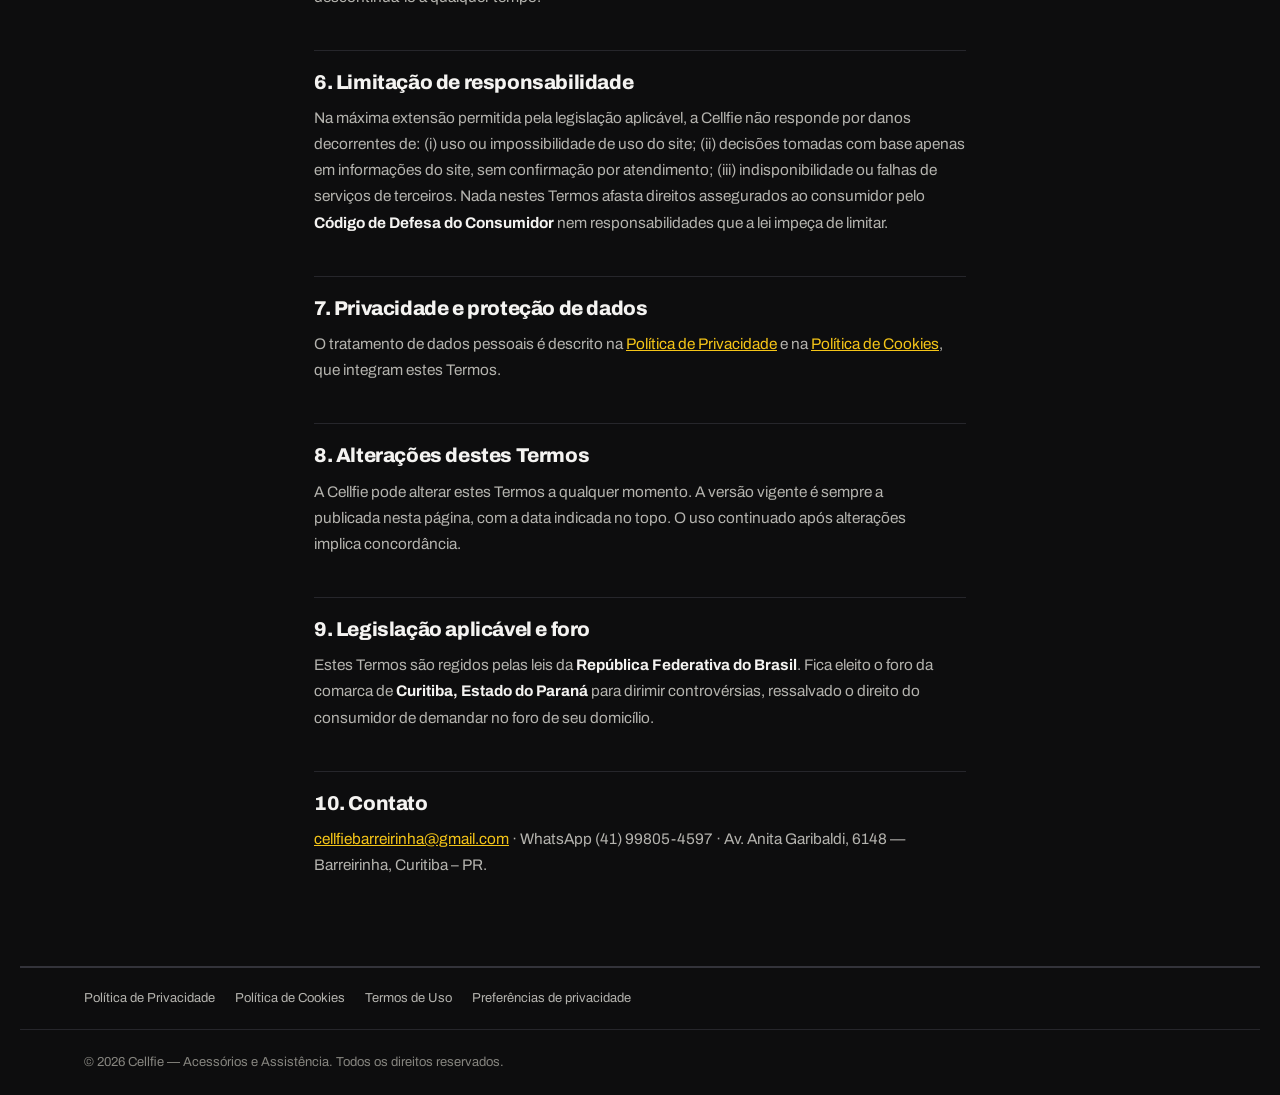
<file: termos-de-uso/index.html>
<!DOCTYPE html>
<html lang="pt-BR" class="no-js">
<head>
  <meta charset="UTF-8">
  <meta name="viewport" content="width=device-width, initial-scale=1.0">
  <meta http-equiv="Content-Security-Policy" content="default-src 'self'; base-uri 'self'; form-action 'self'; frame-src 'none'; child-src 'none'; object-src 'none'; img-src 'self' data:; style-src 'self'; font-src 'self'; script-src 'self'; connect-src 'self'; manifest-src 'self'; worker-src 'self'; upgrade-insecure-requests">
  <meta name="referrer" content="strict-origin-when-cross-origin">
  <meta name="color-scheme" content="dark">
  <meta name="theme-color" content="#0E0E0F">
  <meta name="robots" content="index, follow">

  <title>Termos de Uso — Cellfie</title>
  <meta name="description" content="Termos de Uso do site institucional da Cellfie — Acessórios e Assistência: regras de uso, propriedade intelectual, links de terceiros, disponibilidade e legislação aplicável.">
  <link rel="canonical" href="https://marciosouzadev.github.io/cellfie-landing-page/termos-de-uso/">

  <link rel="icon" type="image/jpeg" href="../logo.jpeg">
  <link rel="stylesheet" href="../styles.css">
</head>
<body>
  <a class="skip-link" href="#conteudo">Pular para o conteúdo</a>

  <header class="site-header">
    <div class="wrap site-header__inner">
      <a class="brand" href="../" aria-label="Cellfie — página inicial">
        <img class="brand__logo" src="../logo.jpeg" width="160" height="40" alt="Cellfie — Acessórios e Assistência">
      </a>
    </div>
  </header>

  <main id="conteudo">
    <article class="wrap legal">
      <a class="legal__back" href="../">&larr; Voltar ao site</a>

      <p class="legal__meta">Última atualização: 5 de setembro de 2026 &middot; Versão 2026-09-05</p>
      <h1>Termos de Uso</h1>
      <p>
        Estes Termos regem o acesso e o uso do site institucional da
        <strong>Cellfie — Acessórios e Assistência</strong>
        (<span class="placeholder">https://marciosouzadev.github.io/cellfie-landing-page/</span>
        ou domínio que venha a substituí-lo). Ao navegar no site, você concorda com estas condições.
        Se não concordar, não utilize o site.
      </p>

      <h2>1. Natureza do site</h2>
      <p>
        Este é um site <strong>informativo</strong>. Ele divulga a loja, os serviços de acessórios e
        assistência técnica e os canais de contato. O site <strong>não</strong> realiza vendas,
        agendamentos ou pagamentos on-line e <strong>não</strong> constitui oferta vinculante.
      </p>
      <p>
        Descrições de serviços, prazos, condições, disponibilidade de peças e valores são
        <strong>meramente ilustrativos</strong> e só se confirmam por atendimento direto (presencial
        ou WhatsApp), mediante avaliação do aparelho e orçamento específico.
      </p>

      <h2>2. Uso permitido e condutas proibidas</h2>
      <p>Você concorda em não:</p>
      <ul>
        <li>usar o site para fins ilícitos ou que violem direitos de terceiros;</li>
        <li>tentar obter acesso não autorizado a sistemas, servidores ou dados relacionados ao site;</li>
        <li>sobrecarregar, interromper ou prejudicar a infraestrutura do site (por exemplo, ataques de negação de serviço ou varreduras abusivas);</li>
        <li>copiar, reproduzir ou explorar comercialmente o conteúdo do site sem autorização;</li>
        <li>introduzir código malicioso ou realizar engenharia reversa de componentes do site.</li>
      </ul>

      <h2>3. Propriedade intelectual</h2>
      <p>
        A marca &ldquo;Cellfie&rdquo;, o logotipo, os textos, o layout e os elementos visuais do site são de
        titularidade da Cellfie ou de seus licenciantes e são protegidos por lei. O uso do site não
        transfere qualquer direito sobre esses elementos.
      </p>
      <p>
        A fonte tipográfica <em>Archivo</em> é de terceiros e licenciada sob a
        <strong>SIL Open Font License 1.1</strong>.
      </p>

      <h2>4. Links para serviços de terceiros</h2>
      <p>
        O site contém links para serviços externos (WhatsApp/Meta, Instagram/Meta e Google Maps). A
        Cellfie não controla e não se responsabiliza pelo conteúdo, pelas práticas de privacidade ou
        pela disponibilidade desses serviços. O uso deles está sujeito aos termos e políticas de
        seus respectivos provedores.
      </p>

      <h2>5. Disponibilidade</h2>
      <p>
        O site é hospedado em serviço de terceiro (atualmente GitHub Pages) e disponibilizado
        &ldquo;no estado em que se encontra&rdquo;. A Cellfie empenha esforços razoáveis para mantê-lo no ar,
        mas não garante funcionamento ininterrupto ou livre de erros, podendo suspendê-lo, alterá-lo
        ou descontinuá-lo a qualquer tempo.
      </p>

      <h2>6. Limitação de responsabilidade</h2>
      <p>
        Na máxima extensão permitida pela legislação aplicável, a Cellfie não responde por danos
        decorrentes de: (i) uso ou impossibilidade de uso do site; (ii) decisões tomadas com base
        apenas em informações do site, sem confirmação por atendimento; (iii) indisponibilidade ou
        falhas de serviços de terceiros. Nada nestes Termos afasta direitos assegurados ao
        consumidor pelo <strong>Código de Defesa do Consumidor</strong> nem responsabilidades que a
        lei impeça de limitar.
      </p>

      <h2>7. Privacidade e proteção de dados</h2>
      <p>
        O tratamento de dados pessoais é descrito na <a href="../privacidade/">Política de
        Privacidade</a> e na <a href="../cookies/">Política de Cookies</a>, que integram estes Termos.
      </p>

      <h2>8. Alterações destes Termos</h2>
      <p>
        A Cellfie pode alterar estes Termos a qualquer momento. A versão vigente é sempre a
        publicada nesta página, com a data indicada no topo. O uso continuado após alterações
        implica concordância.
      </p>

      <h2>9. Legislação aplicável e foro</h2>
      <p>
        Estes Termos são regidos pelas leis da <strong>República Federativa do Brasil</strong>. Fica
        eleito o foro da comarca de <strong>Curitiba, Estado do Paraná</strong> para dirimir
        controvérsias, ressalvado o direito do consumidor de demandar no foro de seu domicílio.
      </p>

      <h2>10. Contato</h2>
      <p>
        <a href="mailto:cellfiebarreirinha@gmail.com">cellfiebarreirinha@gmail.com</a> &middot;
        WhatsApp (41) 99805-4597 &middot; Av. Anita Garibaldi, 6148 — Barreirinha, Curitiba – PR.
      </p>
    </article>
  </main>

  <footer class="site-footer">
    <nav class="wrap site-footer__legal" aria-label="Políticas e privacidade">
      <a href="../privacidade/">Política de Privacidade</a>
      <a href="../cookies/">Política de Cookies</a>
      <a href="../termos-de-uso/">Termos de Uso</a>
      <button type="button" class="prefs-open" data-open-prefs>Preferências de privacidade</button>
    </nav>
    <div class="wrap site-footer__bottom">
      <p>© 2026 Cellfie — Acessórios e Assistência. Todos os direitos reservados.</p>
    </div>
  </footer>

  <aside class="cookie-banner" id="cookie-banner" role="dialog" aria-modal="false"
         aria-labelledby="cookie-banner-title" aria-describedby="cookie-banner-text" hidden>
    <h2 id="cookie-banner-title">Sua privacidade</h2>
    <p id="cookie-banner-text">
      Este site usa apenas armazenamento essencial para funcionar. Não utilizamos
      cookies de rastreamento, analytics, publicidade ou scripts de terceiros.
      Saiba mais na <a href="../cookies/">Política de Cookies</a> e na
      <a href="../privacidade/">Política de Privacidade</a>.
    </p>
    <div class="cookie-banner__actions">
      <button type="button" class="btn btn--primary btn--sm" data-consent="accept">Entendi</button>
      <button type="button" class="btn btn--ghost btn--sm" data-consent="reject">Recusar opcionais</button>
      <button type="button" class="btn btn--ghost btn--sm" data-open-prefs>Preferências</button>
    </div>
  </aside>

  <dialog class="prefs" id="prefs-dialog" aria-labelledby="prefs-title">
    <div class="prefs__inner">
      <h2 id="prefs-title">Preferências de privacidade</h2>
      <p class="prefs__intro">
        Controle as categorias de armazenamento e tecnologias que o site pode usar.
        Sua escolha fica registrada apenas neste navegador, com data e versão.
      </p>
      <div class="prefs__group">
        <div class="prefs__group-head">
          <h3>Necessários</h3>
          <span class="prefs__state prefs__state--on">Sempre ativos</span>
        </div>
        <p>Essenciais para exibir a página e guardar a sua própria escolha de privacidade.</p>
      </div>
      <div class="prefs__group">
        <div class="prefs__group-head">
          <h3>Preferências</h3>
          <span class="prefs__state" data-state-for="preferences">Não utilizado</span>
        </div>
        <p>Nenhuma tecnologia desta categoria está em uso hoje.</p>
        <label><input type="checkbox" data-cat="preferences" disabled> Ativar quando disponível</label>
      </div>
      <div class="prefs__group">
        <div class="prefs__group-head">
          <h3>Estatísticas</h3>
          <span class="prefs__state" data-state-for="statistics">Não utilizado</span>
        </div>
        <p>Nenhuma ferramenta de analytics está instalada hoje.</p>
        <label><input type="checkbox" data-cat="statistics" disabled> Ativar quando disponível</label>
      </div>
      <div class="prefs__group">
        <div class="prefs__group-head">
          <h3>Marketing</h3>
          <span class="prefs__state" data-state-for="marketing">Não utilizado</span>
        </div>
        <p>Nenhum pixel ou cookie de marketing está instalado hoje.</p>
        <label><input type="checkbox" data-cat="marketing" disabled> Ativar quando disponível</label>
      </div>
      <div class="prefs__actions">
        <button type="button" class="btn btn--primary btn--sm" data-consent="accept">Aceitar disponíveis</button>
        <button type="button" class="btn btn--ghost btn--sm" data-consent="reject">Recusar opcionais</button>
        <button type="button" class="btn btn--ghost btn--sm" data-consent="revoke">Apagar meu registro</button>
        <button type="button" class="btn btn--ghost btn--sm" data-close-prefs>Fechar</button>
      </div>
    </div>
  </dialog>

  <script src="../script.js" defer></script>
</body>
</html>
</file>
<file: styles.css>
/* ============================================================
   Cellfie — Acessórios e Assistência
   Layout "modernista": preto/cinza + amarelo, arestas retas,
   fios de 2px, itens numerados. Tema escuro único.
   ============================================================ */

/* ---------- Fonte (auto-hospedada — sem requisições a terceiros) ----------
   Archivo · SIL Open Font License 1.1 · variável 400–800
   Arquivos em /fonts (ver fonts/README.txt) */
@font-face {
  font-family: "Archivo";
  font-style: normal;
  font-weight: 400 800;
  font-display: swap;
  src: url("fonts/archivo-latin.woff2") format("woff2");
  unicode-range: U+0000-00FF, U+0131, U+0152-0153, U+02BB-02BC, U+02C6, U+02DA, U+02DC, U+0304, U+0308, U+0329, U+2000-206F, U+20AC, U+2122, U+2191, U+2193, U+2212, U+2215, U+FEFF, U+FFFD;
}
@font-face {
  font-family: "Archivo";
  font-style: normal;
  font-weight: 400 800;
  font-display: swap;
  src: url("fonts/archivo-latin-ext.woff2") format("woff2");
  unicode-range: U+0100-02BA, U+02BD-02C5, U+02C7-02CC, U+02CE-02D7, U+02DD-02FF, U+0304, U+0308, U+0329, U+1D00-1DBF, U+1E00-1E9F, U+1EF2-1EFF, U+2020, U+20A0-20AB, U+20AD-20C0, U+2113, U+2C60-2C7F, U+A720-A7FF;
}

:root {
  --bg:          #0D0D0E;
  --bg-alt:      #121214;
  --surface:     #17171A;
  --surface-2:   #1F1F23;
  --line:        #26262B;
  --line-strong: #33333A;

  --text:        #F4F3F1;
  --text-dim:    #B4B3AE;
  --text-mute:   #86857F;

  --yellow:      #F5C518;
  --yellow-deep: #E0B00E;
  --yellow-link: #F9D75F;
  --yellow-soft: rgba(245, 197, 24, 0.12);
  --yellow-ink:  #0D0D0E;

  --radius:      0px;
  --radius-sm:   0px;
  --wrap:        1240px;
  --pad:         clamp(20px, 5vw, 64px);

  --font-display: "Archivo", "Segoe UI", system-ui, -apple-system, sans-serif;
  --font-body:    "Archivo", "Segoe UI", system-ui, -apple-system, sans-serif;
}

* { margin: 0; padding: 0; box-sizing: border-box; }

html { scroll-behavior: smooth; }

body {
  background: var(--bg);
  color: var(--text);
  font-family: var(--font-body);
  font-size: 16px;
  line-height: 1.6;
  text-wrap: pretty;
  -webkit-font-smoothing: antialiased;
  overflow-x: hidden;
}

img { max-width: 100%; display: block; }
a { color: inherit; text-decoration: none; }
::selection { background: var(--yellow); color: var(--yellow-ink); }

:focus-visible {
  outline: 2px solid var(--yellow);
  outline-offset: 3px;
}

.icon-defs { position: absolute; width: 0; height: 0; overflow: hidden; }

.skip-link {
  position: absolute;
  left: 16px;
  top: -60px;
  z-index: 200;
  background: var(--yellow);
  color: var(--yellow-ink);
  font-family: var(--font-display);
  font-weight: 700;
  padding: 10px 16px;
  transition: top .2s ease;
}
.skip-link:focus { top: 16px; }

/* ---------- Layout ---------- */
.wrap {
  width: 100%;
  max-width: var(--wrap);
  margin-inline: auto;
  padding-inline: var(--pad);
}

.eyebrow {
  display: flex;
  align-items: center;
  gap: 12px;
  font-family: var(--font-display);
  font-weight: 600;
  font-size: 12px;
  letter-spacing: 0.16em;
  text-transform: uppercase;
  color: var(--yellow);
  margin-bottom: 22px;
}
.eyebrow::before {
  content: "";
  width: 26px;
  height: 2px;
  background: var(--yellow);
  flex: none;
}
.eyebrow--plain { display: block; }
.eyebrow--plain::before { display: none; }

h1, h2, h3, h4 {
  font-family: var(--font-display);
  font-weight: 800;
  line-height: 1.12;
  letter-spacing: -0.015em;
  text-wrap: balance;
}
h1 { font-size: clamp(2.35rem, 4.8vw, 4.1rem); line-height: 1.02; letter-spacing: -0.03em; }
h2 { font-size: clamp(1.85rem, 3.6vw, 2.85rem); letter-spacing: -0.02em; }
h3 { font-size: 1.2rem; line-height: 1.18; }

/* ---------- Ícones ---------- */
.ic {
  width: 20px;
  height: 20px;
  flex: none;
  fill: none;
  stroke: currentColor;
  stroke-width: 1.9;
  stroke-linecap: round;
  stroke-linejoin: round;
}

/* ---------- Botões ---------- */
.btn {
  display: inline-flex;
  align-items: center;
  justify-content: center;
  gap: 10px;
  font-family: var(--font-display);
  font-weight: 800;
  font-size: 15px;
  line-height: 1;
  padding: 13px 22px;
  border: 2px solid transparent;
  border-radius: var(--radius);
  cursor: pointer;
  transition: transform .15s ease, background .15s ease, border-color .15s ease, color .15s ease;
}
.btn .ic { width: 17px; height: 17px; stroke-width: 2.1; }
.btn--sm { padding: 9px 15px; font-size: 13px; }
.btn--lg { padding: 16px 26px; font-size: 17px; }

.btn--primary { background: var(--yellow); color: var(--yellow-ink); }
.btn--primary:hover { background: var(--yellow-link); transform: translateY(-2px); }
.btn--primary:active { transform: translateY(0); }

.btn--ghost { background: transparent; border-color: var(--line-strong); color: var(--text); }
.btn--ghost:hover { border-color: var(--yellow); color: var(--yellow); transform: translateY(-2px); }

.btn--ink { background: var(--yellow-ink); color: var(--yellow); border-color: var(--yellow-ink); }
.btn--ink:hover { transform: translateY(-2px); }

/* ============================================================
   Cabeçalho
   ============================================================ */
.topbar {
  border-bottom: 1px solid var(--line-strong);
  font-size: 12px;
  letter-spacing: 0.06em;
  text-transform: uppercase;
}
.topbar__inner {
  display: flex;
  flex-wrap: wrap;
  align-items: center;
  gap: 8px 28px;
  padding-block: 9px;
  color: var(--text-mute);
}
.topbar__item { display: flex; align-items: center; gap: 8px; }
.topbar__item .ic { width: 13px; height: 13px; color: var(--yellow); stroke-width: 2.2; }
.topbar__social { margin-left: auto; }
.topbar__social:hover { color: var(--yellow); }

.site-header {
  position: sticky;
  top: 0;
  z-index: 30;
  background: var(--bg);
  border-bottom: 2px solid var(--line-strong);
  transition: box-shadow .25s ease;
}
.site-header.is-scrolled { box-shadow: 0 8px 24px -12px rgba(0, 0, 0, .7); }
.site-header__inner {
  display: flex;
  align-items: center;
  gap: 24px;
  padding-block: 15px;
  min-height: 72px;
}
.brand { display: flex; align-items: center; margin-right: auto; }
.brand__logo { height: 42px; width: auto; object-fit: contain; }

.nav { display: flex; align-items: center; gap: 26px; }
.nav__links {
  display: flex;
  align-items: center;
  gap: 26px;
  list-style: none;
  font-size: 13px;
  letter-spacing: 0.08em;
  text-transform: uppercase;
}
.nav__links a { color: var(--text-dim); transition: color .15s ease; }
.nav__links a:hover { color: var(--yellow); }

.nav__toggle {
  display: none;
  width: 44px;
  height: 44px;
  border: 2px solid var(--line-strong);
  background: var(--bg);
  cursor: pointer;
  flex-direction: column;
  align-items: center;
  justify-content: center;
  gap: 5px;
}
.nav__toggle span {
  display: block;
  width: 18px;
  height: 2px;
  background: var(--text);
  transition: transform .2s ease, opacity .2s ease;
}
.nav__toggle[aria-expanded="true"] span:nth-child(1) { transform: translateY(7px) rotate(45deg); }
.nav__toggle[aria-expanded="true"] span:nth-child(2) { opacity: 0; }
.nav__toggle[aria-expanded="true"] span:nth-child(3) { transform: translateY(-7px) rotate(-45deg); }

/* ============================================================
   Hero
   ============================================================ */
.hero {
  display: grid;
  grid-template-columns: minmax(0, 1fr) minmax(0, 0.82fr);
  border-bottom: 2px solid var(--line-strong);
}
.hero__copy {
  display: flex;
  flex-direction: column;
  justify-content: center;
  padding: clamp(44px, 6vw, 96px) var(--pad) clamp(44px, 6vw, 88px);
  max-width: 780px;
  margin-left: auto;
  width: 100%;
}
.hero__copy h1 { max-width: 17ch; margin: 0; }
.hero__lead {
  font-size: clamp(1rem, 1.8vw, 1.12rem);
  line-height: 1.75;
  color: var(--text-dim);
  max-width: 52ch;
  margin-top: 28px;
}
.hero__actions {
  display: flex;
  flex-wrap: wrap;
  gap: 12px;
  margin-top: 34px;
}
.hero__media {
  position: relative;
  border-left: 2px solid var(--line-strong);
  background: var(--surface);
  min-height: 100%;
}
.hero__media img {
  position: absolute;
  inset: 0;
  width: 100%;
  height: 100%;
  object-fit: cover;
  object-position: center 40%;
}

/* ---------- Faixa de destaques ---------- */
.strip {
  display: grid;
  grid-template-columns: repeat(3, minmax(0, 1fr));
  border-bottom: 2px solid var(--line-strong);
}
.strip__item { padding: 26px 24px; }
.strip__item:first-child { padding-left: 0; }
.strip__item:last-child { padding-right: 0; }
.strip__item + .strip__item { border-left: 1px solid var(--line); }
.strip__item strong {
  display: block;
  font-family: var(--font-display);
  font-weight: 800;
  font-size: 17px;
  margin-bottom: 6px;
}
.strip__item span { font-size: 13.5px; line-height: 1.6; color: var(--text-mute); }

/* ============================================================
   Seções genéricas
   ============================================================ */
.section { padding-block: clamp(52px, 7vw, 100px); }
.section + .section { border-top: 2px solid var(--line-strong); }

.section__head {
  display: flex;
  flex-wrap: wrap;
  gap: 20px 64px;
  align-items: flex-end;
  justify-content: space-between;
  margin-bottom: clamp(36px, 5vw, 60px);
}
.section__head h2 { max-width: 22ch; }
.section__head p {
  font-size: 1rem;
  line-height: 1.75;
  color: var(--text-dim);
  max-width: 38ch;
}
.section__head--stack { display: block; }
.section__head--stack h2 { max-width: 24ch; }

/* ---------- Serviços ---------- */
.services__grid {
  display: grid;
  grid-template-columns: 1fr 1fr;
  gap: 0 clamp(32px, 5vw, 80px);
  border-top: 2px solid var(--line-strong);
}
.svc { padding: 36px 0 12px; }
.svc + .svc {
  border-left: 2px solid var(--line-strong);
  padding-left: clamp(32px, 4vw, 64px);
}
.svc__top {
  display: flex;
  align-items: center;
  gap: 14px;
  margin-bottom: 18px;
}
.svc__icon {
  flex: none;
  display: flex;
  align-items: center;
  justify-content: center;
  width: 40px;
  height: 40px;
  background: var(--yellow-soft);
  border: 1px solid var(--yellow-deep);
  color: var(--yellow);
}
.svc__icon .ic { width: 19px; height: 19px; }
.svc__num {
  font-family: var(--font-display);
  font-weight: 800;
  font-size: 12px;
  letter-spacing: 0.16em;
  color: var(--text-mute);
}
.svc h3 { font-size: 1.65rem; }
.svc__desc {
  font-size: 0.97rem;
  line-height: 1.75;
  color: var(--text-dim);
  margin: 12px 0 24px;
  max-width: 42ch;
}
.svc__list { border-top: 1px solid var(--line); }
.svc__list li {
  display: flex;
  align-items: baseline;
  gap: 14px;
  padding: 12px 0;
  border-bottom: 1px solid var(--line);
  font-size: 15px;
  list-style: none;
}
.svc__list li:last-child { border-bottom: 0; }
.svc__list li::before {
  content: "";
  flex: none;
  width: 7px;
  height: 7px;
  background: var(--yellow);
  transform: translateY(-1px);
}

/* ---------- Diferenciais ---------- */
.diffs {
  display: grid;
  grid-template-columns: repeat(4, minmax(0, 1fr));
}
.diff { padding: 0 clamp(18px, 2.4vw, 30px); }
.diff:first-child { padding-left: 0; }
.diff:last-child { padding-right: 0; }
.diff + .diff { border-left: 1px solid var(--line); }
.diff__rule {
  display: block;
  width: 100%;
  height: 3px;
  background: var(--line-strong);
  margin-bottom: 24px;
}
.diff:first-child .diff__rule { background: var(--yellow); }
.diff h3 { font-size: 1.18rem; margin-bottom: 10px; }
.diff p { font-size: 0.94rem; line-height: 1.7; color: var(--text-dim); }

/* ---------- A loja ---------- */
.loja {
  display: grid;
  grid-template-columns: 1fr 1fr;
  gap: clamp(28px, 4vw, 56px) clamp(32px, 5vw, 80px);
  align-items: start;
}
.loja__text p {
  font-size: 1rem;
  line-height: 1.75;
  color: var(--text-dim);
  max-width: 42ch;
  margin: 20px 0 0;
}
.loja__actions {
  display: flex;
  flex-wrap: wrap;
  gap: 12px;
  margin-top: 30px;
}
.loja__card {
  background: var(--surface);
  border: 2px solid var(--line-strong);
  padding: clamp(24px, 3vw, 36px);
}
.loja__card-name {
  font-family: var(--font-display);
  font-weight: 800;
  font-size: 17px;
  line-height: 1.4;
  margin-bottom: 10px;
}
.loja__card address {
  font-style: normal;
  font-size: 15px;
  line-height: 1.7;
  color: var(--text-dim);
  margin-bottom: 24px;
}
.hours { width: 100%; border-collapse: collapse; }
.hours td {
  padding: 11px 0;
  border-bottom: 1px solid var(--line);
  font-size: 14.5px;
}
.hours tr:last-child td { border-bottom: 0; }
.hours td:last-child {
  text-align: right;
  font-variant-numeric: tabular-nums;
  color: var(--text-dim);
}

/* ============================================================
   Chamada final (faixa amarela)
   ============================================================ */
.cta {
  background: var(--yellow);
  color: var(--yellow-ink);
}
.cta__inner {
  display: flex;
  flex-wrap: wrap;
  gap: 32px 64px;
  align-items: flex-end;
  justify-content: space-between;
  padding-block: clamp(52px, 7vw, 92px);
}
.cta .eyebrow { color: var(--yellow-ink); }
.cta .eyebrow::before { background: var(--yellow-ink); }
.cta h2 { max-width: 20ch; font-size: clamp(2rem, 4vw, 3.4rem); line-height: 1.03; }
.cta p { font-size: 1.05rem; line-height: 1.6; max-width: 46ch; margin-top: 22px; }
.cta__side { flex: none; }

/* ============================================================
   Rodapé
   ============================================================ */
.site-footer { background: var(--bg); }
.site-footer__grid {
  display: grid;
  grid-template-columns: repeat(auto-fit, minmax(220px, 1fr));
  gap: 36px clamp(32px, 5vw, 72px);
  padding-block: clamp(44px, 5vw, 72px) 40px;
}
.site-footer__brand img { height: 54px; width: auto; margin-bottom: 16px; }
.site-footer__brand p { font-size: 14px; line-height: 1.7; color: var(--text-mute); max-width: 30ch; }

.site-footer__col h4 {
  font-family: var(--font-display);
  font-weight: 800;
  font-size: 11px;
  letter-spacing: 0.16em;
  text-transform: uppercase;
  color: var(--text-mute);
  margin-bottom: 16px;
}
.site-footer__col ul { list-style: none; display: grid; gap: 9px; }
.site-footer__col a { font-size: 14px; color: var(--text-dim); transition: color .15s ease; }
.site-footer__col a:hover { color: var(--yellow); }
.site-footer__col li { font-size: 14px; color: var(--text-mute); }

.site-footer__legal {
  display: flex;
  flex-wrap: wrap;
  gap: 8px 20px;
  align-items: center;
  padding-block: 20px;
  border-top: 2px solid var(--line-strong);
}
.site-footer__legal a,
.site-footer__legal button {
  background: none;
  border: 0;
  padding: 0;
  cursor: pointer;
  color: var(--text-dim);
  font: inherit;
  font-size: 13px;
}
.site-footer__legal a:hover,
.site-footer__legal button:hover { color: var(--yellow); }

.site-footer__bottom { padding-block: 22px; border-top: 1px solid var(--line); }
.site-footer__bottom p { font-size: 13px; color: var(--text-mute); }

/* ============================================================
   Responsivo
   ============================================================ */
@media (max-width: 900px) {
  .hero { grid-template-columns: minmax(0, 1fr); }
  .hero__media { border-left: 0; border-top: 2px solid var(--line-strong); min-height: 320px; }
  .hero__media img { position: static; height: 320px; }
  .services__grid { grid-template-columns: minmax(0, 1fr); }
  .svc + .svc {
    border-left: 0;
    padding-left: 0;
    border-top: 2px solid var(--line-strong);
  }
  .loja { grid-template-columns: minmax(0, 1fr); }
}

@media (max-width: 1060px) {
  .diffs { grid-template-columns: repeat(2, minmax(0, 1fr)); }
  .diff:nth-child(odd) { padding-left: 0; }
  .diff:nth-child(even) { padding-right: 0; }
  .diff:nth-child(3), .diff:nth-child(4) { margin-top: 8px; }
  .diff:nth-child(odd) + .diff { border-left: 0; }
}

@media (max-width: 820px) {
  .topbar__item--hours { display: none; }
  .nav__toggle { display: flex; }
  .nav__links {
    position: absolute;
    left: 0;
    right: 0;
    top: 100%;
    flex-direction: column;
    align-items: stretch;
    gap: 0;
    background: var(--bg-alt);
    border-bottom: 2px solid var(--line-strong);
    padding: 8px var(--pad) 18px;
    clip-path: inset(0 0 100% 0);
    opacity: 0;
    pointer-events: none;
    transition: clip-path .25s ease, opacity .2s ease;
  }
  .nav__links.is-open { clip-path: inset(0 0 0 0); opacity: 1; pointer-events: auto; }
  .nav__links li { border-top: 1px solid var(--line); }
  .nav__links a { display: block; padding: 15px 2px; font-size: 14px; }
}

@media (max-width: 620px) {
  .strip { grid-template-columns: minmax(0, 1fr); }
  .strip__item { padding: 20px 0; }
  .strip__item + .strip__item { border-left: 0; border-top: 1px solid var(--line); }
  .diffs { grid-template-columns: minmax(0, 1fr); }
  .diff { padding-left: 0; padding-right: 0; }
  .diff + .diff { border-left: 0; border-top: 1px solid var(--line); padding-top: 28px; margin-top: 28px; }
  .hero__actions .btn,
  .loja__actions .btn,
  .cta__side .btn { flex: 1 1 100%; }
}

/* ============================================================
   Sem JavaScript (fallback)
   ============================================================ */
.no-js .nav__toggle { display: none; }
.no-js .nav__links {
  position: static;
  clip-path: none;
  opacity: 1;
  pointer-events: auto;
  flex-wrap: wrap;
}
.no-js .cookie-banner,
.no-js .prefs-open { display: none !important; }

/* ============================================================
   Aviso de privacidade / preferências (Cookie Consent)
   ============================================================ */
.cookie-banner {
  position: fixed;
  left: 50%;
  bottom: 20px;
  transform: translateX(-50%);
  width: min(680px, calc(100% - 32px));
  z-index: 150;
  background: var(--surface);
  border: 2px solid var(--line-strong);
  padding: 22px 24px;
  box-shadow: 0 24px 60px -12px rgba(0, 0, 0, .6);
}
.cookie-banner[hidden] { display: none; }
.cookie-banner h2 { font-size: 1.05rem; margin-bottom: 8px; }
.cookie-banner p { font-size: .9rem; color: var(--text-dim); margin-bottom: 16px; }
.cookie-banner p a { color: var(--yellow); text-decoration: underline; }
.cookie-banner__actions { display: flex; flex-wrap: wrap; gap: 10px; }

.prefs {
  border: 2px solid var(--line-strong);
  background: var(--surface);
  color: var(--text);
  padding: 0;
  width: min(560px, calc(100% - 32px));
  max-height: min(85vh, 720px);
}
.prefs::backdrop { background: rgba(0, 0, 0, .6); }
.prefs__inner { padding: clamp(22px, 4vw, 32px); overflow-y: auto; }
.prefs h2 { font-size: 1.3rem; margin-bottom: 6px; }
.prefs__intro { color: var(--text-dim); font-size: .92rem; margin-bottom: 20px; }
.prefs__group { border: 1px solid var(--line); padding: 16px 18px; margin-bottom: 12px; }
.prefs__group-head { display: flex; justify-content: space-between; align-items: center; gap: 12px; }
.prefs__group h3 { font-size: 1rem; }
.prefs__group p { font-size: .85rem; color: var(--text-dim); margin-top: 6px; }
.prefs__state {
  font-family: var(--font-display);
  font-size: .72rem;
  letter-spacing: .12em;
  text-transform: uppercase;
  color: var(--text-mute);
  white-space: nowrap;
}
.prefs__state--on { color: var(--yellow); }
.prefs__actions { display: flex; flex-wrap: wrap; gap: 10px; margin-top: 20px; }
.prefs input[type="checkbox"] { width: 18px; height: 18px; accent-color: var(--yellow); }
.prefs input[type="checkbox"]:disabled { opacity: .5; }

/* ============================================================
   Páginas legais (/privacidade, /cookies, /termos-de-uso)
   ============================================================ */
.legal { max-width: 780px; margin-inline: auto; padding-block: clamp(48px, 8vw, 88px); }
.legal__meta { color: var(--text-mute); font-size: .85rem; margin-bottom: 8px; }
.legal h1 { font-size: clamp(1.9rem, 4vw, 2.6rem); margin-bottom: 16px; }
.legal h2 {
  font-size: 1.25rem;
  margin-top: 40px;
  margin-bottom: 12px;
  padding-top: 20px;
  border-top: 1px solid var(--line);
}
.legal h3 { font-size: 1.02rem; margin-top: 22px; margin-bottom: 8px; }
.legal p, .legal li { color: var(--text-dim); font-size: .96rem; line-height: 1.7; }
.legal p + p { margin-top: 12px; }
.legal ul, .legal ol { margin: 12px 0 12px 22px; display: grid; gap: 8px; }
.legal a { color: var(--yellow); text-decoration: underline; }
.legal strong { color: var(--text); }
.legal .placeholder {
  background: var(--yellow-soft);
  border: 1px dashed var(--yellow-deep);
  color: var(--text);
  padding: 1px 6px;
  font-size: .9em;
}
.legal__table-wrap { overflow-x: auto; margin: 16px 0; }
.legal table { border-collapse: collapse; width: 100%; min-width: 520px; font-size: .88rem; }
.legal th, .legal td {
  border: 1px solid var(--line);
  padding: 10px 12px;
  text-align: left;
  vertical-align: top;
  color: var(--text-dim);
}
.legal th { color: var(--text); font-family: var(--font-display); font-weight: 700; background: var(--surface); }
.legal__back {
  display: inline-flex;
  align-items: center;
  gap: 8px;
  margin-bottom: 28px;
  font-size: .9rem;
  color: var(--text-dim);
}
.legal__back:hover { color: var(--yellow); }

/* ============================================================
   Movimento reduzido
   ============================================================ */
@media (prefers-reduced-motion: reduce) {
  html { scroll-behavior: auto; }
  *, *::before, *::after {
    animation-duration: .001ms !important;
    animation-iteration-count: 1 !important;
    transition-duration: .001ms !important;
  }
}
</file>
